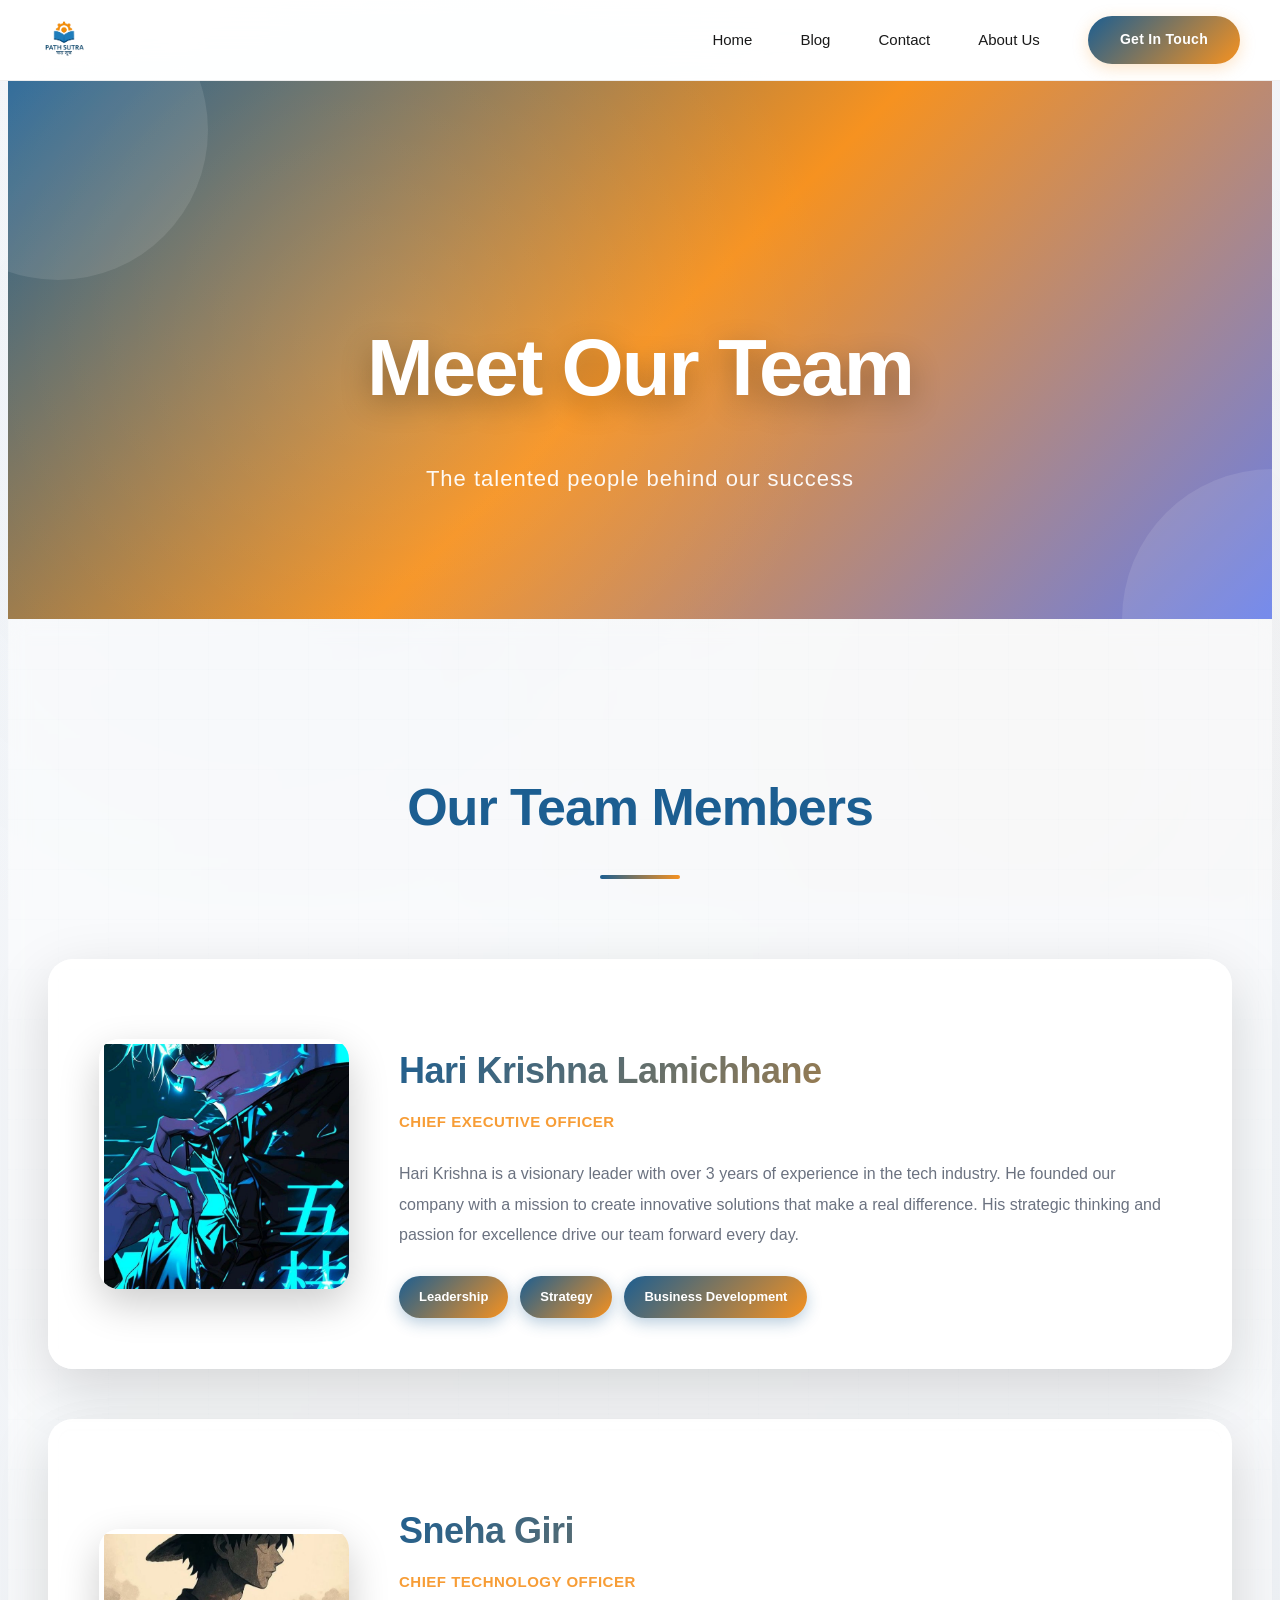
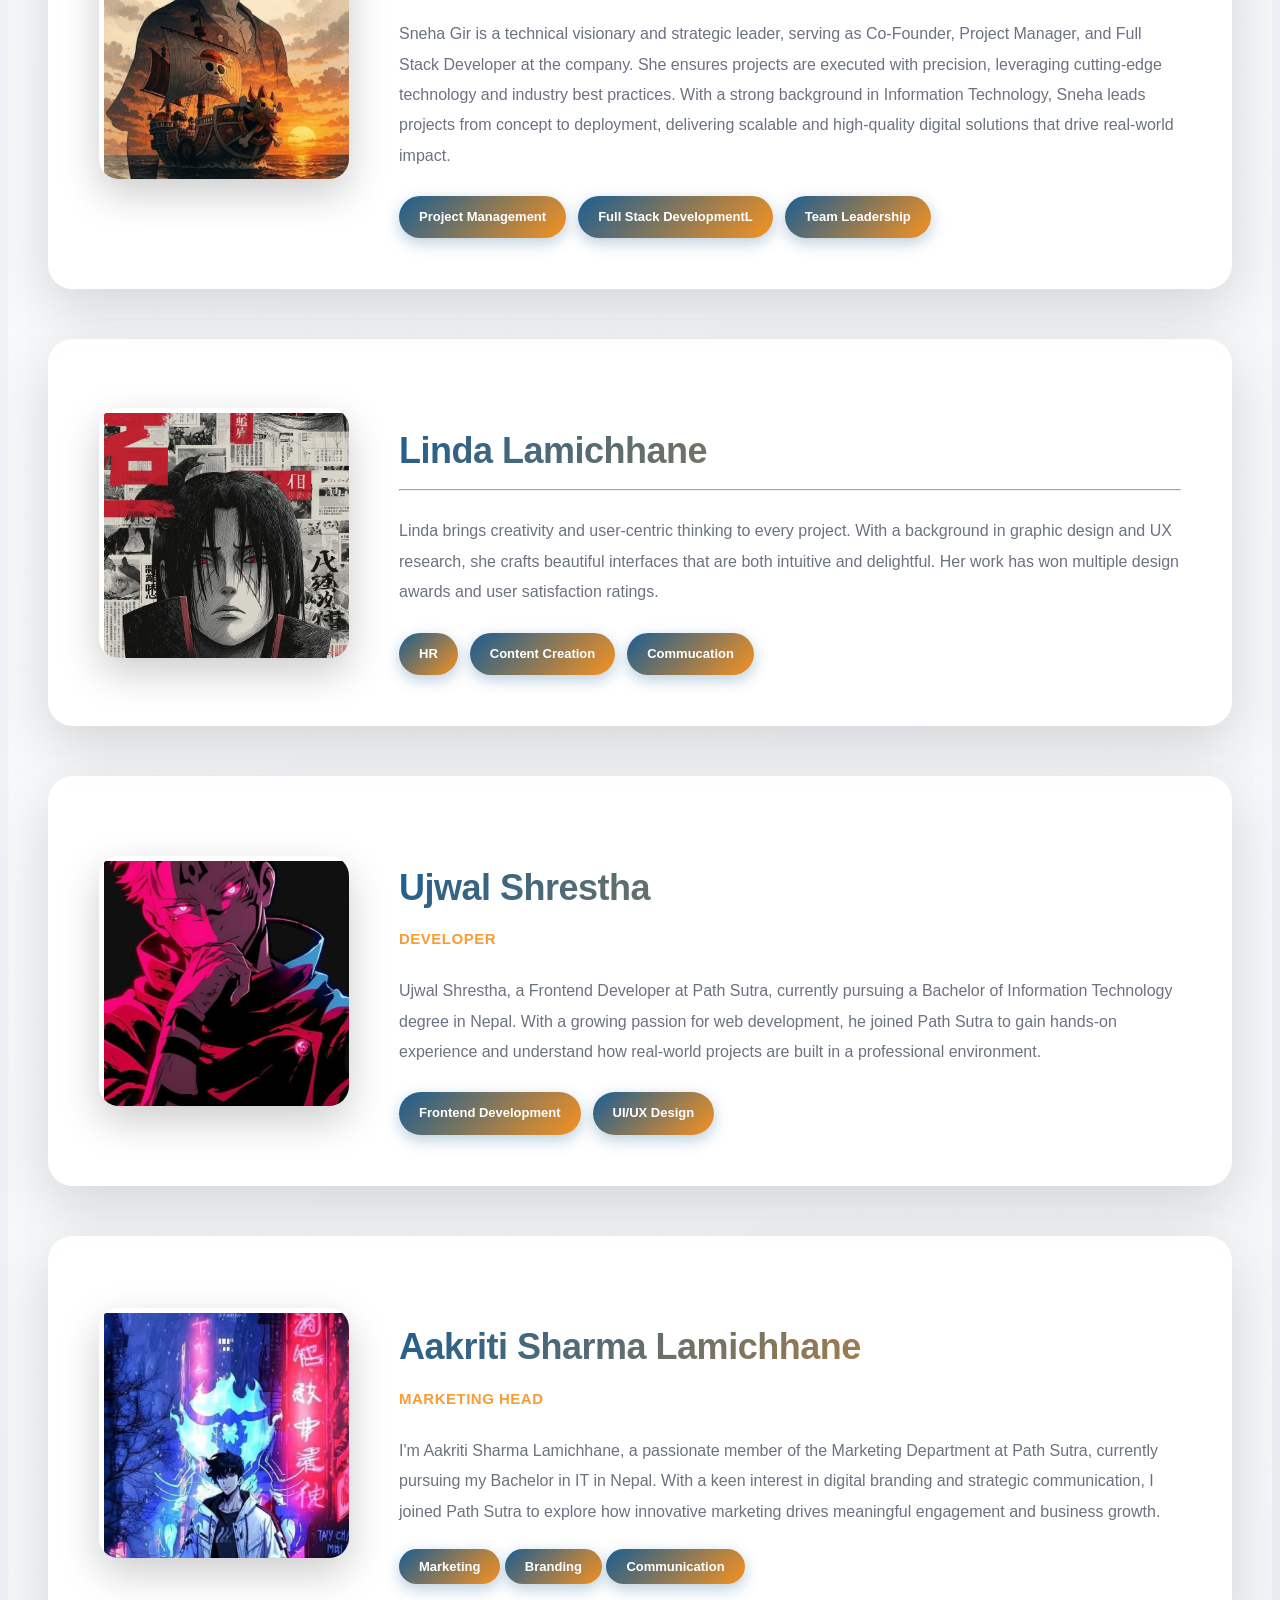
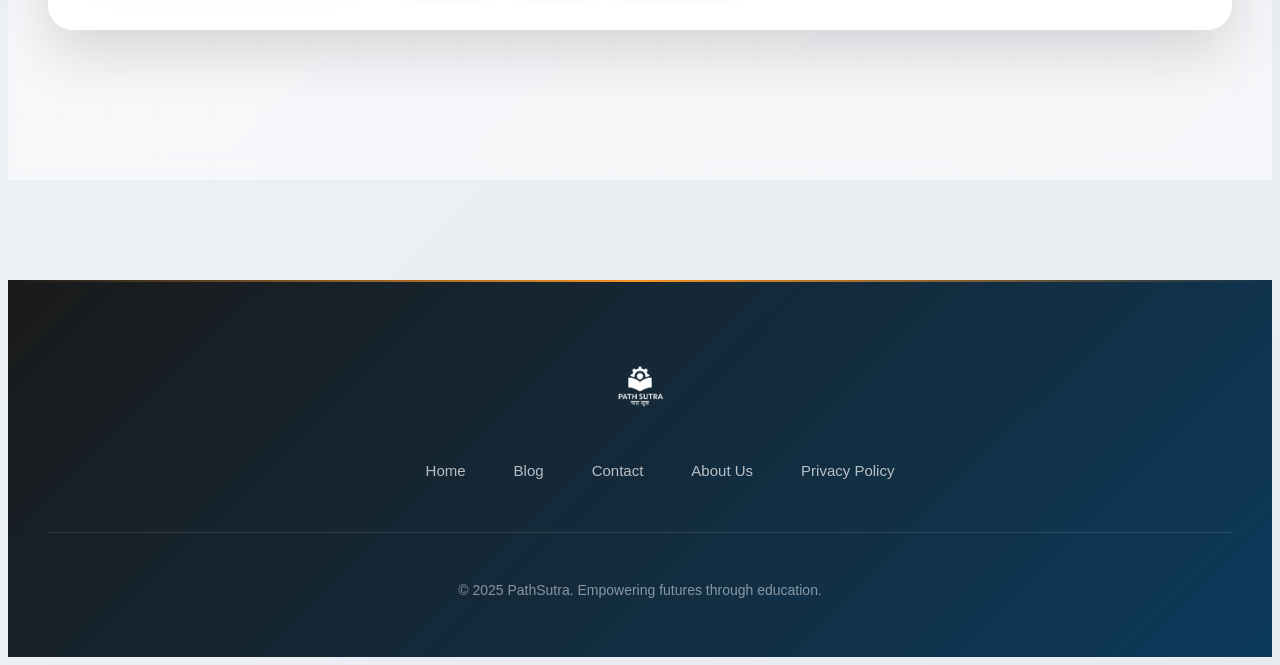
<file: about/aboutus.html>
<!DOCTYPE html>
<html lang="en">
<head>
    <meta charset="UTF-8">
    <meta name="viewport" content="width=device-width, initial-scale=1.0">
    <title>About Our Team</title> 
    <link rel="stylesheet" href="/assets/css/nav.css">
    <link rel="stylesheet" href="/assets/css/footer.css">

    <style>
        :root {
            --primary-blue: #1c5e91;
            --primary-orange: #f69220;
            --dark-blue: #0d3a5c;
            --light-bg: #fafbfc;
            --white: #ffffff;
            --text-dark: #1a1a1a;
            --text-gray: #6b7280;
            --shadow-sm: 0 2px 8px rgba(0,0,0,0.04);
            --shadow-md: 0 4px 16px rgba(0,0,0,0.08);
            --shadow-lg: 0 12px 40px rgba(0,0,0,0.12);
        }

        html {
            -webkit-text-size-adjust: 100%;
            -ms-text-size-adjust: 100%;
            scroll-behavior: smooth;
        }

        body {
            font-family: 'Inter', -apple-system, BlinkMacSystemFont, 'Segoe UI', sans-serif;
            background: linear-gradient(135deg, #f5f7fa 0%, #e8ecf1 100%);
            color: var(--text-dark);
            line-height: 1.7;
            overflow-x: hidden;
            -webkit-font-smoothing: antialiased;
            -moz-osx-font-smoothing: grayscale;
            position: relative;
        }

        /* Animated background pattern - PathSutra branded */
        body::before {
            content: '';
            position: fixed;
            top: 0;
            left: 0;
            width: 100%;
            height: 100%;
            background-image: 
                radial-gradient(circle at 20% 50%, rgba(28, 94, 145, 0.03) 0%, transparent 50%),
                radial-gradient(circle at 80% 80%, rgba(246, 146, 32, 0.03) 0%, transparent 50%),
                radial-gradient(circle at 40% 20%, rgba(28, 94, 145, 0.03) 0%, transparent 50%);
            z-index: -1;
            animation: subtleMove 20s ease-in-out infinite;
        }

        @keyframes subtleMove {
            0%, 100% { transform: translate(0, 0) scale(1); }
            33% { transform: translate(30px, -30px) scale(1.05); }
            66% { transform: translate(-20px, 20px) scale(0.95); }
        }

        /* Mobile Menu Toggle */
        .menu-toggle {
            display: none;
            flex-direction: column;
            gap: 6px;
            background: none;
            border: none;
            cursor: pointer;
            padding: 8px;
            z-index: 1001;
        }

        .menu-toggle span {
            width: 28px;
            height: 3px;
            background: var(--text-dark);
            border-radius: 3px;
            transition: all 0.3s ease;
        }

        .menu-toggle.active span:nth-child(1) {
            transform: rotate(45deg) translate(8px, 8px);
        }

        .menu-toggle.active span:nth-child(2) {
            opacity: 0;
        }

        .menu-toggle.active span:nth-child(3) {
            transform: rotate(-45deg) translate(7px, -7px);
        }

        /* Navigation */
        header {
            position: fixed;
            top: 0;
            left: 0;
            right: 0;
            background: rgba(255, 255, 255, 0.95);
            backdrop-filter: blur(20px) saturate(180%);
            border-bottom: 1px solid rgba(0,0,0,0.06);
            padding: 16px 0;
            z-index: 1000;
            transition: all 0.3s cubic-bezier(0.4, 0, 0.2, 1);
        }

        header.scrolled {
            padding: 12px 0;
            box-shadow: var(--shadow-sm);
        }

        .nav-container {
            max-width: 1400px;
            margin: 0 auto;
            padding: 0 clamp(20px, 5vw, 40px);
            display: flex;
            justify-content: space-between;
            align-items: center;
        }

        .logo img {
            height: clamp(40px, 5vw, 48px);
            transition: transform 0.3s ease;
        }

        .logo:hover img {
            transform: scale(1.05);
        }

        .navbar {
            display: flex;
            gap: clamp(24px, 4vw, 48px);
            align-items: center;
        }

        .nav-item {
            color: var(--text-dark);
            text-decoration: none;
            font-weight: 500;
            font-size: clamp(14px, 1.5vw, 15px);
            position: relative;
            transition: color 0.3s ease;
            white-space: nowrap;
        }

        .nav-item::after {
            content: '';
            position: absolute;
            bottom: -4px;
            left: 0;
            width: 0;
            height: 2px;
            background: var(--primary-orange);
            transition: width 0.3s cubic-bezier(0.4, 0, 0.2, 1);
        }

        .nav-item:hover {
            color: var(--primary-orange);
        }

        .nav-item:hover::after {
            width: 100%;
        }

        #contact-btn {
            background: linear-gradient(135deg, var(--primary-blue), var(--primary-orange));
            color: white;
            padding: clamp(10px, 1.5vw, 12px) clamp(20px, 3vw, 32px);
            border-radius: 50px;
            text-decoration: none;
            font-weight: 600;
            font-size: clamp(13px, 1.5vw, 14px);
            letter-spacing: 0.3px;
            transition: all 0.3s ease;
            box-shadow: 0 4px 16px rgba(246, 146, 32, 0.25);
            white-space: nowrap;
        }

        #contact-btn:hover {
            transform: translateY(-2px);
            box-shadow: 0 8px 24px rgba(246, 146, 32, 0.35);
        }

        /* Hero Section - PathSutra Branded */
        .hero {
            margin-top: clamp(70px, 10vw, 80px);
            padding: clamp(80px, 12vw, 180px) clamp(20px, 5vw, 40px) clamp(60px, 8vw, 100px);
            text-align: center;
            position: relative;
            background: linear-gradient(135deg, var(--primary-blue) 0%, var(--primary-orange) 50%, #667eea 100%);
            overflow: hidden;
        }

        .hero::before {
            content: '';
            position: absolute;
            top: 0;
            left: 0;
            right: 0;
            bottom: 0;
            background: radial-gradient(circle at 30% 50%, rgba(255, 255, 255, 0.1) 0%, transparent 50%);
            animation: pulse 4s ease-in-out infinite;
        }

        @keyframes pulse {
            0%, 100% { opacity: 0.5; }
            50% { opacity: 1; }
        }

        .hero-content {
            position: relative;
            z-index: 2;
        }

        .hero-decoration {
            position: absolute;
            width: 300px;
            height: 300px;
            border-radius: 50%;
            background: rgba(255, 255, 255, 0.1);
            animation: float 6s ease-in-out infinite;
            pointer-events: none;
        }

        .hero-decoration:nth-child(1) {
            top: -100px;
            left: -100px;
        }

        .hero-decoration:nth-child(2) {
            bottom: -150px;
            right: -150px;
            animation-delay: 2s;
        }

        @keyframes float {
            0%, 100% { transform: translateY(0) scale(1); }
            50% { transform: translateY(-30px) scale(1.05); }
        }

        .hero h1 {
            font-size: clamp(40px, 8vw, 80px);
            font-weight: 800;
            color: white;
            margin-bottom: clamp(16px, 2vw, 24px);
            text-shadow: 0 10px 30px rgba(0, 0, 0, 0.3);
            letter-spacing: -2px;
        }

        .hero p {
            font-size: clamp(16px, 2vw, 22px);
            color: rgba(255,255,255,0.95);
            font-weight: 300;
            letter-spacing: 1px;
        }

        /* Team Section */
        .team-details {
            padding: clamp(60px, 10vw, 100px) clamp(20px, 5vw, 40px);
            max-width: 1200px;
            margin: 0 auto;
            background: rgba(255, 255, 255, 0.5);
            backdrop-filter: blur(10px);
            position: relative;
        }

        .team-details::before {
            content: '';
            position: absolute;
            top: 0;
            left: 0;
            right: 0;
            bottom: 0;
            background-image: 
                linear-gradient(90deg, rgba(28, 94, 145, 0.02) 1px, transparent 1px),
                linear-gradient(rgba(28, 94, 145, 0.02) 1px, transparent 1px);
            background-size: 50px 50px;
            opacity: 0.5;
            z-index: 0;
        }

        .section-title {
            text-align: center;
            font-size: clamp(36px, 6vw, 52px);
            font-weight: 800;
            color: var(--primary-blue);
            margin-bottom: clamp(50px, 8vw, 80px);
            letter-spacing: -1px;
            position: relative;
            z-index: 1;
        }

        .section-title::after {
            content: '';
            display: block;
            width: 80px;
            height: 4px;
            background: linear-gradient(90deg, var(--primary-blue), var(--primary-orange));
            margin: 24px auto 0;
            border-radius: 2px;
        }

        /* Member Cards - PathSutra Branded */
        .member-card {
            background: rgba(255, 255, 255, 0.95);
            backdrop-filter: blur(10px);
            border-radius: clamp(20px, 3vw, 25px);
            padding: clamp(32px, 5vw, 50px);
            margin-bottom: clamp(40px, 6vw, 50px);
            display: grid;
            grid-template-columns: clamp(200px, 25vw, 250px) 1fr;
            gap: clamp(24px, 5vw, 50px);
            align-items: center;
            box-shadow: 0 20px 60px rgba(0, 0, 0, 0.15);
            border: 1px solid rgba(255,255,255,0.5);
            transition: all 0.4s cubic-bezier(0.175, 0.885, 0.32, 1.275);
            position: relative;
            overflow: hidden;
            cursor: pointer;
            z-index: 1;
        }

        .member-card::before {
            content: '';
            position: absolute;
            top: 0;
            left: 0;
            width: 100%;
            height: 4px;
            background: linear-gradient(90deg, var(--primary-blue), var(--primary-orange));
            transform: scaleX(0);
            transition: transform 0.4s ease;
            transform-origin: left;
        }

        .member-card::after {
            content: '';
            position: absolute;
            top: 0;
            left: 0;
            width: 100%;
            height: 100%;
            background: linear-gradient(135deg, rgba(28, 94, 145, 0.05), rgba(246, 146, 32, 0.05));
            opacity: 0;
            transition: opacity 0.4s ease;
            z-index: -1;
        }

        .member-card:hover,
        .member-card.active {
            transform: translateY(-10px) scale(1.02);
            box-shadow: 0 30px 80px rgba(28, 94, 145, 0.3);
        }

        .member-card:hover::before,
        .member-card.active::before {
            transform: scaleX(1);
        }

        .member-card:hover::after,
        .member-card.active::after {
            opacity: 1;
        }

        .member-photo-wrapper {
            position: relative;
            width: 100%;
            aspect-ratio: 1;
            border-radius: 20px;
            overflow: hidden;
            box-shadow: 0 15px 40px rgba(0, 0, 0, 0.2);
            min-width: clamp(200px, 25vw, 250px);
            flex-shrink: 0;
        }

        .photo-glow {
            position: absolute;
            top: -10px;
            left: -10px;
            right: -10px;
            bottom: -10px;
            background: linear-gradient(135deg, var(--primary-blue), var(--primary-orange));
            border-radius: 20px;
            z-index: 0;
            opacity: 0;
            transition: opacity 0.4s ease;
            filter: blur(20px);
        }

        .member-card:hover .photo-glow,
        .member-card.active .photo-glow {
            opacity: 0.6;
        }

        .member-photo {
            position: relative;
            width: 100%;
            height: 100%;
            object-fit: cover;
            z-index: 1;
            transition: all 0.4s ease;
            border: 5px solid rgba(255, 255, 255, 0.5);
            display: block;
        }

        .member-card:hover .member-photo,
        .member-card.active .member-photo {
            transform: scale(1.05) rotate(2deg);
            box-shadow: 0 20px 60px rgba(28, 94, 145, 0.4);
        }

        .member-info {
            flex: 1;
            position: relative;
            z-index: 1;
            min-width: 0;
        }

        .member-info h2 {
            font-size: clamp(24px, 3.5vw, 36px);
            font-weight: 800;
            background: linear-gradient(135deg, var(--primary-blue) 0%, var(--primary-orange) 100%);
            -webkit-background-clip: text;
            -webkit-text-fill-color: transparent;
            background-clip: text;
            letter-spacing: -0.5px;
            margin-bottom: 8px;
            word-wrap: break-word;
        }

        .role {
            color: var(--primary-orange);
            font-weight: 600;
            font-size: clamp(13px, 1.5vw, 15px);
            letter-spacing: 0.5px;
            margin-bottom: 25px;
            opacity: 0.9;
            text-transform: uppercase;
        }

        .bio {
            font-size: clamp(14px, 1.8vw, 16px);
            color: var(--text-gray);
            line-height: 1.9;
            margin-bottom: 25px;
        }

        .skills {
            display: flex;
            flex-wrap: wrap;
            gap: 12px;
            margin-top: 20px;
        }

        .skill-tag {
            background: linear-gradient(135deg, var(--primary-blue) 0%, var(--primary-orange) 100%);
            color: white;
            padding: 10px 20px;
            border-radius: 25px;
            font-size: clamp(12px, 1.5vw, 13px);
            font-weight: 600;
            border: none;
            transition: all 0.3s ease;
            cursor: pointer;
            box-shadow: 0 5px 15px rgba(28, 94, 145, 0.3);
            white-space: nowrap;
        }

        .skill-tag:hover,
        .skill-tag:active {
            transform: translateY(-3px);
            box-shadow: 0 8px 25px rgba(246, 146, 32, 0.5);
        }

        /* Footer */
        footer {
            background: linear-gradient(135deg, var(--text-dark) 0%, var(--dark-blue) 100%);
            color: white;
            padding: clamp(40px, 8vw, 80px) clamp(20px, 5vw, 40px) clamp(20px, 4vw, 40px);
            margin-top: clamp(60px, 10vw, 100px);
            position: relative;
            overflow: hidden;
        }

        footer::before {
            content: '';
            position: absolute;
            top: 0;
            left: 0;
            right: 0;
            height: 2px;
            background: linear-gradient(90deg, transparent, var(--primary-orange), transparent);
        }

        .footer-content {
            max-width: 1200px;
            margin: 0 auto;
            text-align: center;
        }

        .footer-logo {
            margin-bottom: clamp(24px, 4vw, 32px);
        }

        .footer-logo img {
            height: clamp(44px, 6vw, 56px);
            filter: brightness(0) invert(1);
        }

        .footer-links {
            display: flex;
            justify-content: center;
            gap: clamp(24px, 4vw, 48px);
            list-style: none;
            margin-bottom: clamp(32px, 5vw, 48px);
            flex-wrap: wrap;
        }

        .footer-links a {
            color: rgba(255,255,255,0.7);
            text-decoration: none;
            font-weight: 500;
            font-size: clamp(13px, 1.5vw, 15px);
            transition: color 0.3s ease;
        }

        .footer-links a:hover {
            color: var(--primary-orange);
        }

        .footer-bottom {
            padding-top: clamp(20px, 4vw, 32px);
            border-top: 1px solid rgba(255,255,255,0.1);
            color: rgba(255,255,255,0.5);
            font-size: clamp(12px, 1.5vw, 14px);
        }

        /* Scroll to Top */
        .scroll-top {
            position: fixed;
            bottom: clamp(20px, 4vw, 40px);
            right: clamp(20px, 4vw, 40px);
            width: clamp(48px, 6vw, 60px);
            height: clamp(48px, 6vw, 60px);
            background: white;
            border: none;
            border-radius: 50%;
            box-shadow: var(--shadow-lg);
            cursor: pointer;
            opacity: 0;
            visibility: hidden;
            transition: all 0.3s cubic-bezier(0.175, 0.885, 0.32, 1.275);
            z-index: 999;
            display: flex;
            align-items: center;
            justify-content: center;
            font-size: clamp(18px, 2.5vw, 20px);
            color: var(--primary-blue);
        }

        .scroll-top.show {
            opacity: 1;
            visibility: visible;
        }

        .scroll-top:hover {
            transform: translateY(-8px) scale(1.1);
            box-shadow: 0 15px 40px rgba(246, 146, 32, 0.6);
            background: var(--primary-orange);
            color: white;
        }

        /* Responsive Design */
        @media (max-width: 768px) {
            .menu-toggle {
                display: flex;
            }

            .navbar {
                position: fixed;
                top: 80px;
                left: 0;
                right: 0;
                background: rgba(255, 255, 255, 0.98);
                backdrop-filter: blur(20px);
                flex-direction: column;
                padding: 24px;
                gap: 16px;
                box-shadow: var(--shadow-lg);
                transform: translateY(-120%);
                opacity: 0;
                transition: all 0.4s cubic-bezier(0.4, 0, 0.2, 1);
                border-bottom: 1px solid rgba(0,0,0,0.06);
            }

            .navbar.active {
                transform: translateY(0);
                opacity: 1;
            }

            .nav-item {
                font-size: 16px;
                padding: 12px 0;
                width: 100%;
                text-align: center;
            }

            #contact-btn {
                width: 100%;
                text-align: center;
                padding: 14px 24px;
                font-size: 15px;
            }

            .hero-decoration {
                width: 150px;
                height: 150px;
            }

            .hero-decoration:nth-child(1) {
                top: -50px;
                left: -50px;
            }

            .hero-decoration:nth-child(2) {
                bottom: -75px;
                right: -75px;
            }

            .member-card {
                grid-template-columns: 1fr;
                text-align: center;
            }

            .member-photo-wrapper {
                max-width: 250px;
                margin: 0 auto;
            }

            .member-info h2,
            .role,
            .bio {
                text-align: center;
            }

            .skills {
                justify-content: center;
            }
        }

        @media (max-width: 480px) {
            .hero {
                padding: 60px 16px 50px;
            }

            .team-details {
                padding: 50px 16px;
            }

            .member-card {
                padding: 24px;
                border-radius: 20px;
            }

            .footer-links {
                flex-direction: column;
                gap: 16px;
            }
        }

        /* Animation for cards on scroll */
        .member-card {
            opacity: 0;
            transform: translateY(40px);
            animation: fadeInUp 0.8s cubic-bezier(0.4, 0, 0.2, 1) forwards;
        }

        .member-card:nth-child(1) { animation-delay: 0.1s; }
        .member-card:nth-child(2) { animation-delay: 0.2s; }
        .member-card:nth-child(3) { animation-delay: 0.3s; }
        .member-card:nth-child(4) { animation-delay: 0.4s; }
        .member-card:nth-child(5) { animation-delay: 0.5s; }

        @keyframes fadeInUp {
            from {
                opacity: 0;
                transform: translateY(40px);
            }
            to {
                opacity: 1;
                transform: translateY(0);
            }
        }

        /* Touch device interactions */
        @media (hover: none) and (pointer: coarse) {
            .member-card:active {
                transform: translateY(-5px) scale(1.01);
            }

            .skill-tag:active {
                transform: translateY(-2px);
            }

            .scroll-top:active {
                transform: scale(0.95);
            }
        }

        /* Reduced motion for accessibility */
        @media (prefers-reduced-motion: reduce) {
            *,
            *::before,
            *::after {
                animation-duration: 0.01ms !important;
                animation-iteration-count: 1 !important;
                transition-duration: 0.01ms !important;
                scroll-behavior: auto !important;
            }
        }
    </style>
</head>

<body>
   <!-- Navigation -->
  <header id="header">
    <div class="nav-container">
      <a href="#" class="logo">
        <img src="/assets/Picture/logo.png" alt="PathSutra"/>
      </a>
      
      <button class="menu-toggle" id="menuToggle" aria-label="Toggle menu">
        <span></span>
        <span></span>
        <span></span>
      </button>

      <nav class="navbar" id="navbar">
        <a href="/index.html" class="nav-item">Home</a>
        <a href="/blog/blog.html" class="nav-item">Blog</a>
        <a href="/contact/contact.html" class="nav-item">Contact</a>
        <a href="/about/aboutus.html" class="nav-item">About Us</a>
        <a href="#" id="contact-btn">Get In Touch</a>
      </nav>
    </div>
  </header>
    <!-- Hero Section -->
    <section class="hero">
        <div class="hero-decoration"></div>
        <div class="hero-decoration"></div>
        <div class="hero-content">
            <h1>Meet Our Team</h1>
            <p>The talented people behind our success</p>
        </div>
    </section>

    <!-- Team Details Section -->
    <section class="team-details">
        <h2 class="section-title">Our Team Members</h2>

        <div class="member-card" data-member="sarah">
            <div class="member-photo-wrapper">
                <div class="photo-glow"></div>
                <img src="/assets/Picture/download (1).jpg" alt="Hari Krishna Lamichhane" class="member-photo">
            </div>
            <div class="member-info">
                <h2>Hari Krishna Lamichhane</h2>
                <div class="role">Chief Executive Officer</div>
                <div class="bio">
                    Hari Krishna is a visionary leader with over 3 years of experience in the tech industry. He founded our company with a mission to create innovative solutions that make a real difference. His strategic thinking and passion for excellence drive our team forward every day.
                </div>
                <div class="skills">
                    <span class="skill-tag">Leadership</span>
                    <span class="skill-tag">Strategy</span>
                    <span class="skill-tag">Business Development</span>
                </div>
            </div>
        </div>

        <div class="member-card" data-member="michael">
            <div class="member-photo-wrapper">
                <div class="photo-glow"></div>
                <img src="/assets/Picture/download (2).jpg" alt="Sneha Giri" class="member-photo">
            </div>
            <div class="member-info">
                <h2>Sneha Giri</h2>
                <div class="role">Chief Technology Officer</div>
                <div class="bio">
                     Sneha Gir is a technical visionary and strategic leader, serving as Co-Founder, Project Manager, and Full Stack Developer at the company. She ensures projects are executed with precision, leveraging cutting-edge technology and industry best practices. With a strong background in Information Technology, Sneha leads projects from concept to deployment, delivering scalable and high-quality digital solutions that drive real-world impact.
                </div>
                <div class="skills">
                    <span class="skill-tag"> Project Management </span>
                    <span class="skill-tag">Full Stack DevelopmentL</span>
                    <span class="skill-tag"> Team Leadership </span>
                </div>
            </div>
        </div>

        <div class="member-card" data-member="emily">
            <div class="member-photo-wrapper">
                <div class="photo-glow"></div>
                <img src="/assets/Picture/download (3).jpg" alt="Linda Lamichhane" class="member-photo">
            </div>
            <div class="member-info">
                <h2>Linda Lamichhane</h2>
                <div class="role"><HR></HR></div>
                <div class="bio">
                    Linda brings creativity and user-centric thinking to every project. With a background in graphic design and UX research, she crafts beautiful interfaces that are both intuitive and delightful. Her work has won multiple design awards and user satisfaction ratings.
                </div>
                <div class="skills">
                    <span class="skill-tag">HR</span>
                    <span class="skill-tag">Content Creation</span>
                    <span class="skill-tag">Commucation</span>
                </div>
            </div>
        </div>

        <div class="member-card" data-member="david">
            <div class="member-photo-wrapper">
                <div class="photo-glow"></div>
                <img src="/assets/Picture/download.jpg" alt="Ujwal Shrestha" class="member-photo">
            </div>
            <div class="member-info">
                <h2>Ujwal Shrestha</h2>
                <div class="role">Developer</div>
                <div class="bio">
                Ujwal Shrestha, a Frontend Developer at Path Sutra, currently pursuing a Bachelor of Information Technology degree in Nepal. With a growing passion for web development, he joined Path Sutra to gain hands-on experience and understand how real-world projects are built in a professional environment.
                </div>
                <div class="skills">
                    <span class="skill-tag">Frontend Development</span>
                    <span class="skill-tag">UI/UX Design</span>
                </div>
            </div>
        </div>

        <div class="member-card" data-member="jessica">
            <div class="member-photo-wrapper">
                <div class="photo-glow"></div>
                <img src="/assets/Picture/Season 3!!!!!!.jpg" alt="Aakriti Sharma Lamichhane" class="member-photo">
            </div>
            <div class="member-info">
                <h2>Aakriti Sharma Lamichhane</h2>
                <div class="role">Marketing Head</div>
                <div class="bio">
                    I'm Aakriti Sharma Lamichhane, a passionate member of the Marketing Department at Path Sutra,
                     currently pursuing my Bachelor in IT in Nepal. With a keen interest in digital branding and strategic communication, I joined Path Sutra to explore how innovative marketing drives meaningful engagement and business growth.
                   
                </div>
                 <span class="skill-tag">Marketing</span>
                    <span class="skill-tag">Branding</span>
                    <span class="skill-tag">Communication</span>
            </div>
        </div>
    </section>

    <!-- New Footer -->
    <footer>
      <div class="footer-content">
        <div class="footer-logo">
          <img src="/assets/Picture/logo.png" alt="PathSutra"/>
        </div>
        <ul class="footer-links">
          <li><a href="index.html">Home</a></li>
          <li><a href="/blog/blog.html">Blog</a></li>
          <li><a href="/contact/contact.html">Contact</a></li>
          <li><a href="/about/aboutus.html">About Us</a></li>
          <li><a href="#">Privacy Policy</a></li>
        </ul>
        <div class="footer-bottom">
          <p>&copy; 2025 PathSutra. Empowering futures through education.</p>
        </div>
      </div>
    </footer>

    <!-- Scroll to Top -->
    <button class="scroll-top" id="scrollTop">↑</button>

    <script>
        // Mobile Menu Toggle
        const menuToggle = document.getElementById('menuToggle');
        const navLinks = document.getElementById('navLinks');

        menuToggle.addEventListener('click', () => {
            menuToggle.classList.toggle('active');
            navLinks.classList.toggle('active');
        });

        // Close mobile menu when clicking a link
        const navItems = navLinks.querySelectorAll('a');
        navItems.forEach(item => {
            item.addEventListener('click', () => {
                menuToggle.classList.remove('active');
                navLinks.classList.remove('active');
            });
        });

        // Close mobile menu when clicking outside
        document.addEventListener('click', (e) => {
            if (!menuToggle.contains(e.target) && !navLinks.contains(e.target)) {
                menuToggle.classList.remove('active');
                navLinks.classList.remove('active');
            }
        });

        // Scroll to Top Button
        const scrollTopBtn = document.getElementById('scrollTopBtn');

        window.addEventListener('scroll', () => {
            if (window.pageYOffset > 300) {
                scrollTopBtn.classList.add('visible');
            } else {
                scrollTopBtn.classList.remove('visible');
            }
        });

        scrollTopBtn.addEventListener('click', () => {
            window.scrollTo({
                top: 0,
                behavior: 'smooth'
            });
        });

        // Interactive member cards - tap to highlight on mobile
        const memberCards = document.querySelectorAll('.member-card');
        
        memberCards.forEach(card => {
            card.addEventListener('click', function(e) {
                // Remove active class from all cards
                memberCards.forEach(c => c.classList.remove('active'));
                // Add active class to clicked card
                this.classList.add('active');
                
                // Remove active class after 3 seconds
                setTimeout(() => {
                    this.classList.remove('active');
                }, 3000);
            });
        });

        // Smooth scroll for navigation links
        document.querySelectorAll('a[href^="#"]').forEach(anchor => {
            anchor.addEventListener('click', function (e) {
                e.preventDefault();
                const target = document.querySelector(this.getAttribute('href'));
                if (target) {
                    target.scrollIntoView({
                        behavior: 'smooth',
                        block: 'start'
                    });
                }
            });
        });

        // Add touch feedback for skill tags
        const skillTags = document.querySelectorAll('.skill-tag');
        skillTags.forEach(tag => {
            tag.addEventListener('click', function() {
                this.style.transform = 'scale(0.95)';
                setTimeout(() => {
                    this.style.transform = '';
                }, 200);
            });
        });

        // Intersection Observer for fade-in animations
        const observerOptions = {
            threshold: 0.1,
            rootMargin: '0px 0px -50px 0px'
        };

        const observer = new IntersectionObserver((entries) => {
            entries.forEach(entry => {
                if (entry.isIntersecting) {
                    entry.target.style.opacity = '1';
                    entry.target.style.transform = 'translateY(0)';
                }
            });
        }, observerOptions);

        // Observe member cards for scroll animations
        memberCards.forEach(card => {
            card.style.opacity = '0';
            card.style.transform = 'translateY(30px)';
            card.style.transition = 'opacity 0.6s ease, transform 0.6s ease';
            observer.observe(card);
        });
        const scrollBtn = document.getElementById('scroll-top');

        scrollBtn.addEventListener('click', () => {
          window.scrollTo({ top: 0, behavior: 'smooth' });
        });

        // Optional: show/hide button when page scrolls
        window.addEventListener('scroll', () => {
          if (window.scrollY > 300) {
            scrollBtn.style.display = 'block';
          } else {
            scrollBtn.style.display = 'none';
          }
        });

    </script>

</body>
</html>
</file>
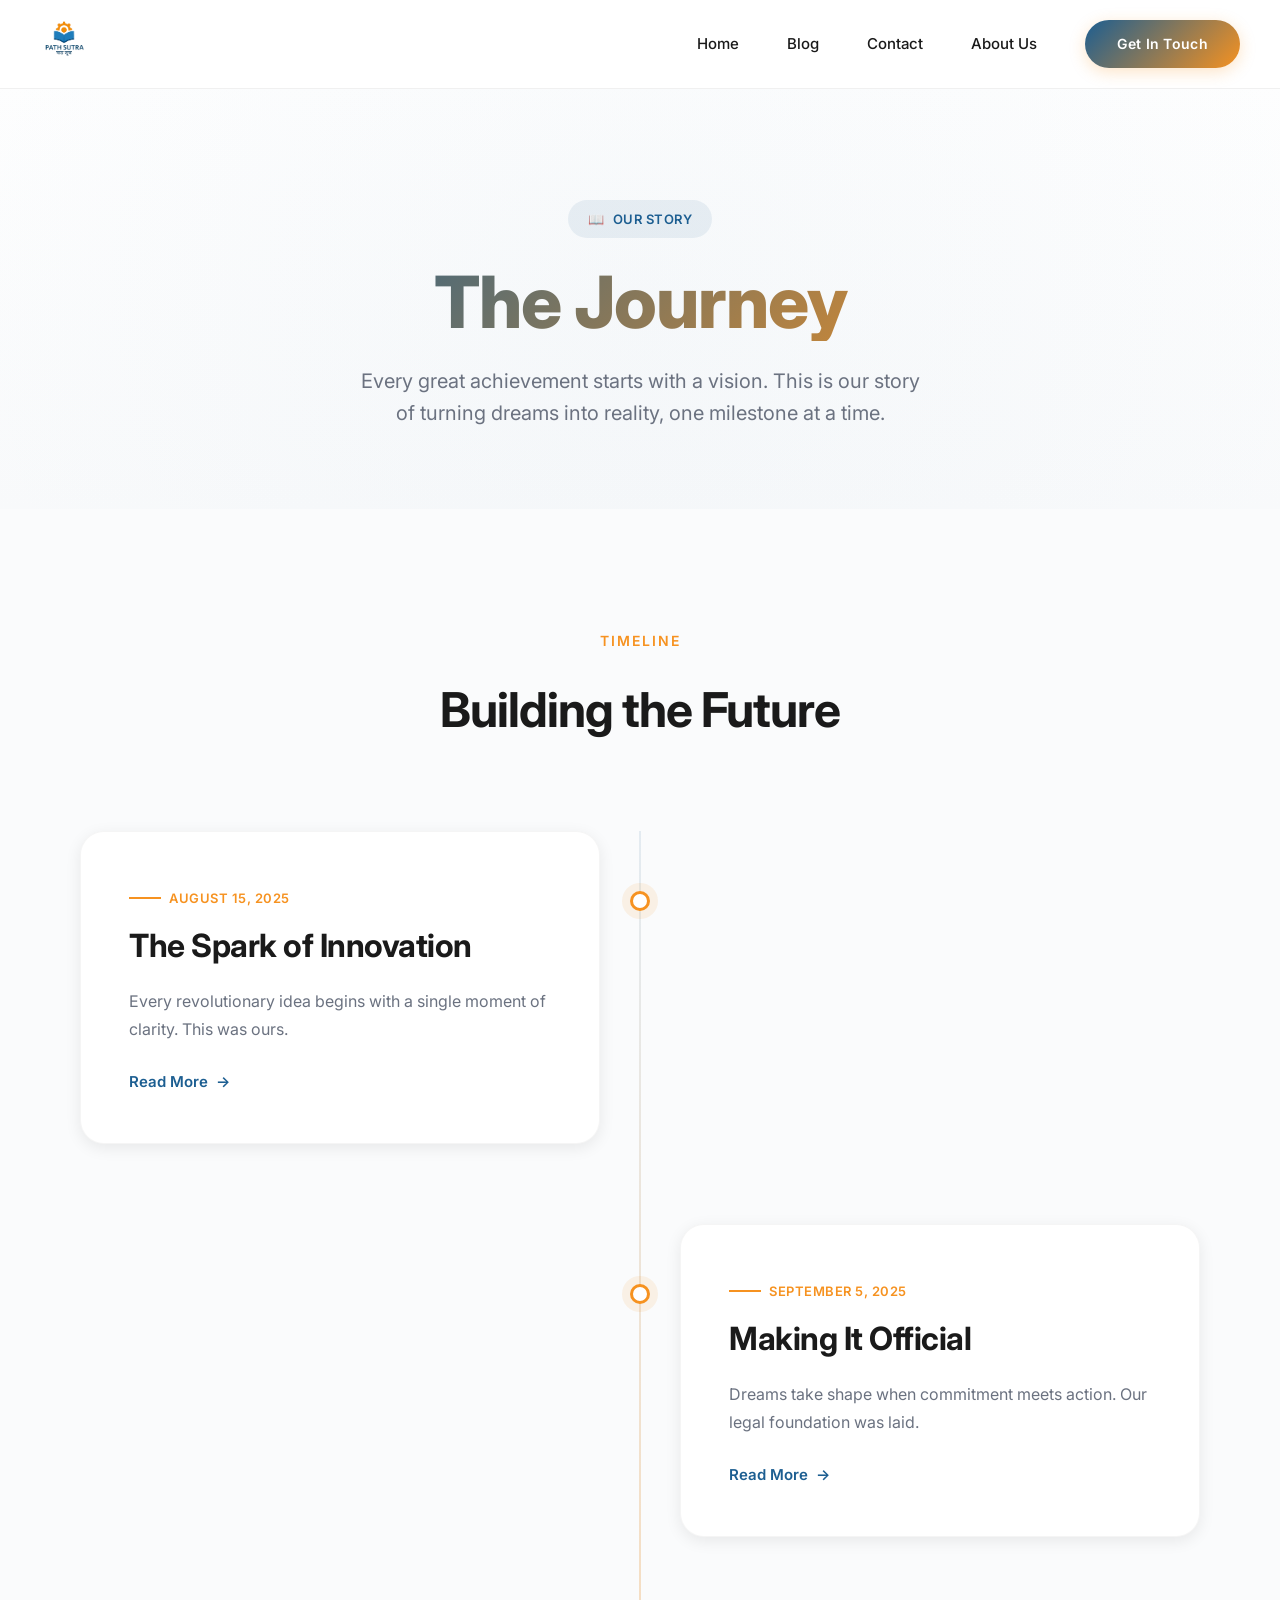
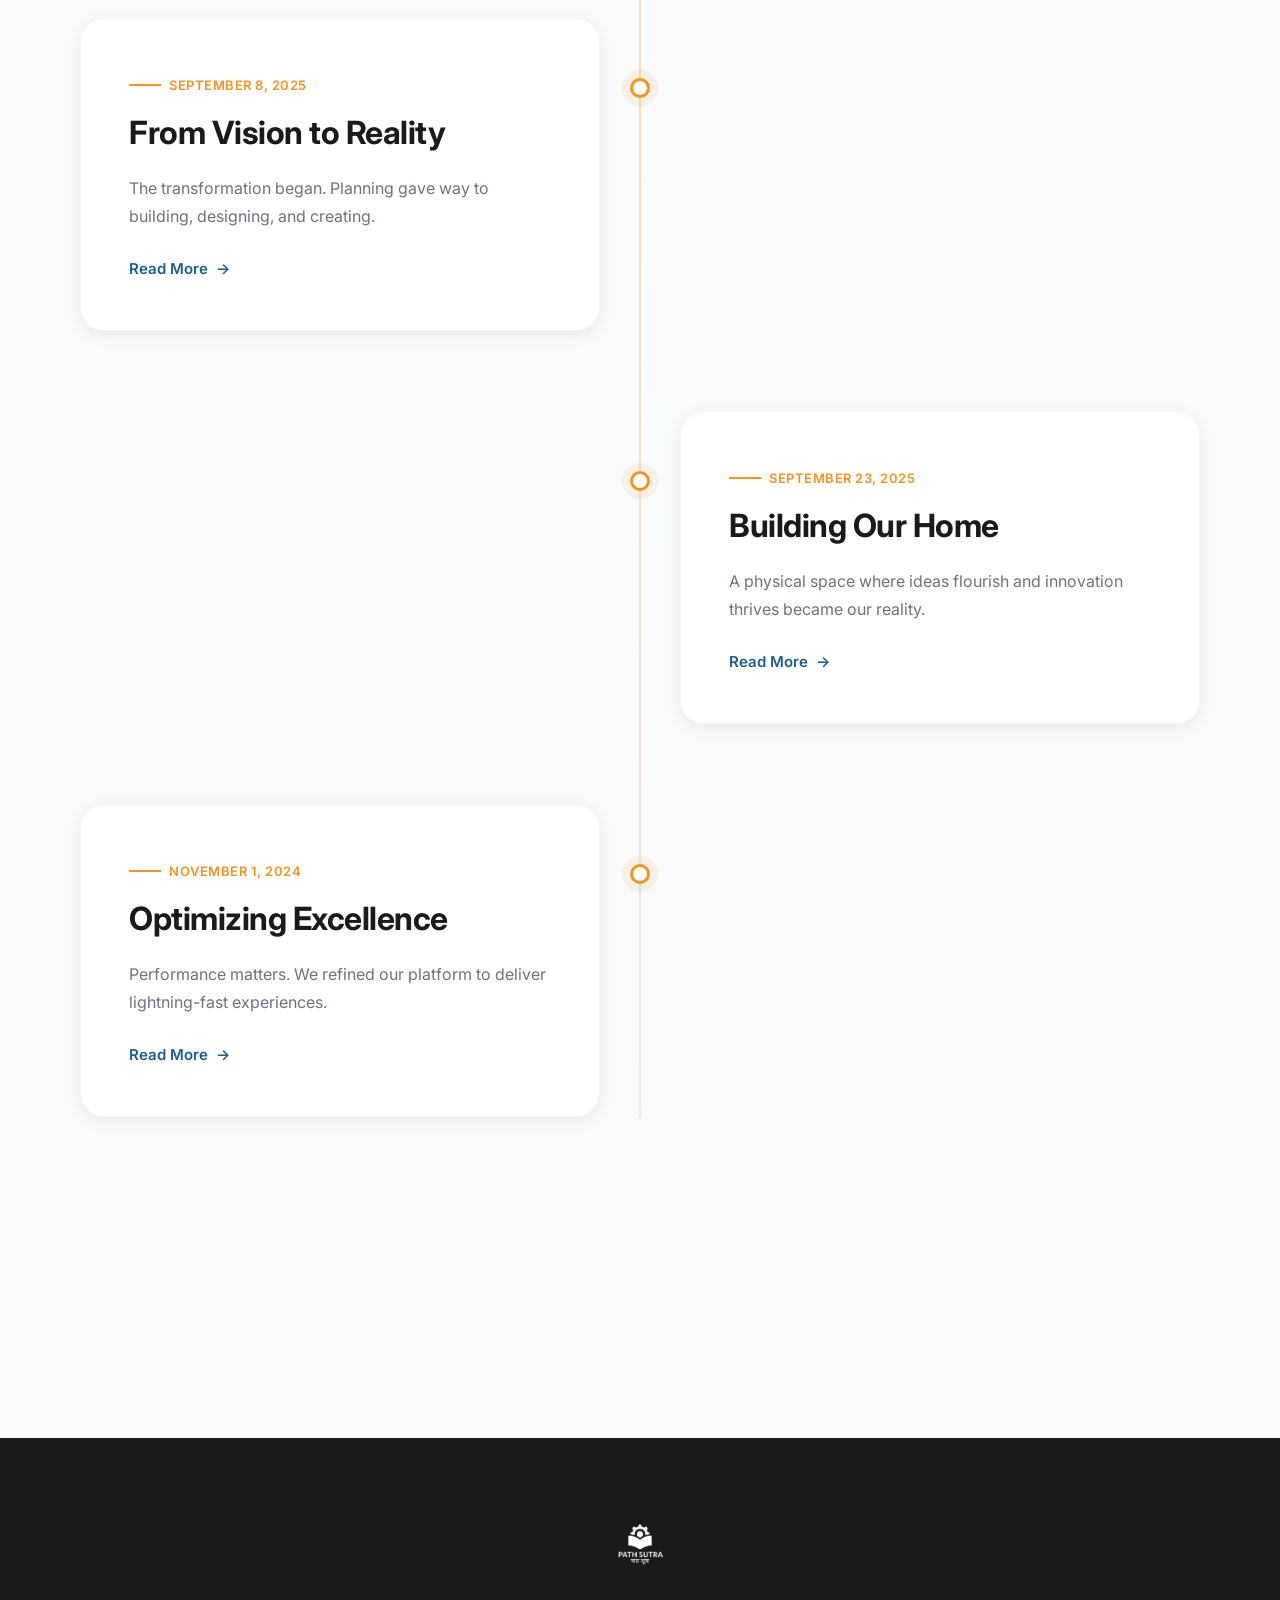
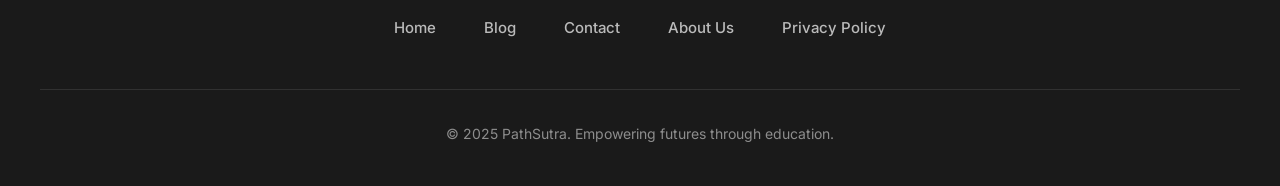
<file: blog/blog.html>
<!DOCTYPE html>
<html lang="en">
<head>
  <meta charset="UTF-8">
  <meta name="viewport" content="width=device-width, initial-scale=1.0">
  <title>PathSutra Blog - Journey Through Innovation</title>
  <style>
    @import url('https://fonts.googleapis.com/css2?family=Inter:wght@300;400;500;600;700;800&display=swap');
    
    * {
      margin: 0;
      padding: 0;
      box-sizing: border-box;
    }

    :root {
      --primary-blue: #1c5e91;
      --primary-orange: #f69220;
      --dark-blue: #0d3a5c;
      --light-bg: #fafbfc;
      --white: #ffffff;
      --text-dark: #1a1a1a;
      --text-gray: #6b7280;
      --shadow-sm: 0 2px 8px rgba(0,0,0,0.04);
      --shadow-md: 0 4px 16px rgba(0,0,0,0.08);
      --shadow-lg: 0 12px 40px rgba(0,0,0,0.12);
    }

    body {
      font-family: 'Inter', -apple-system, BlinkMacSystemFont, sans-serif;
      background: var(--light-bg);
      color: var(--text-dark);
      line-height: 1.7;
      overflow-x: hidden;
      -webkit-font-smoothing: antialiased;
      -moz-osx-font-smoothing: grayscale;
    }

    /* Mobile Menu Toggle */
    .menu-toggle {
      display: none;
      flex-direction: column;
      gap: 6px;
      background: none;
      border: none;
      cursor: pointer;
      padding: 8px;
      z-index: 1001;
    }

    .menu-toggle span {
      width: 28px;
      height: 3px;
      background: var(--text-dark);
      border-radius: 3px;
      transition: all 0.3s ease;
    }

    .menu-toggle.active span:nth-child(1) {
      transform: rotate(45deg) translate(8px, 8px);
    }

    .menu-toggle.active span:nth-child(2) {
      opacity: 0;
    }

    .menu-toggle.active span:nth-child(3) {
      transform: rotate(-45deg) translate(7px, -7px);
    }

    /* Elegant Navigation */
    header {
      position: fixed;
      top: 0;
      left: 0;
      right: 0;
      background: rgba(255, 255, 255, 0.95);
      backdrop-filter: blur(20px) saturate(180%);
      border-bottom: 1px solid rgba(0,0,0,0.06);
      padding: 16px 0;
      z-index: 1000;
      transition: all 0.3s cubic-bezier(0.4, 0, 0.2, 1);
    }

    header.scrolled {
      padding: 12px 0;
      box-shadow: var(--shadow-sm);
    }

    .nav-container {
      max-width: 1400px;
      margin: 0 auto;
      padding: 0 clamp(20px, 5vw, 40px);
      display: flex;
      justify-content: space-between;
      align-items: center;
    }

    .logo img {
      height: clamp(40px, 5vw, 48px);
      transition: transform 0.3s ease;
    }

    .logo:hover img {
      transform: scale(1.05);
    }

    .navbar {
      display: flex;
      gap: clamp(24px, 4vw, 48px);
      align-items: center;
    }

    .nav-item {
      color: var(--text-dark);
      text-decoration: none;
      font-weight: 500;
      font-size: clamp(14px, 1.5vw, 15px);
      position: relative;
      transition: color 0.3s ease;
      white-space: nowrap;
    }

    .nav-item::after {
      content: '';
      position: absolute;
      bottom: -4px;
      left: 0;
      width: 0;
      height: 2px;
      background: var(--primary-orange);
      transition: width 0.3s cubic-bezier(0.4, 0, 0.2, 1);
    }

    .nav-item:hover {
      color: var(--primary-orange);
    }

    .nav-item:hover::after {
      width: 100%;
    }

    #contact-btn {
      background: linear-gradient(135deg, var(--primary-blue), var(--primary-orange));
      color: white;
      padding: clamp(10px, 1.5vw, 12px) clamp(20px, 3vw, 32px);
      border-radius: 50px;
      text-decoration: none;
      font-weight: 600;
      font-size: clamp(13px, 1.5vw, 14px);
      letter-spacing: 0.3px;
      transition: all 0.3s ease;
      box-shadow: 0 4px 16px rgba(246, 146, 32, 0.25);
      white-space: nowrap;
    }

    #contact-btn:hover {
      transform: translateY(-2px);
      box-shadow: 0 8px 24px rgba(246, 146, 32, 0.35);
    }

    /* Hero Section - Fully Responsive */
    .hero {
      margin-top: clamp(70px, 10vw, 80px);
      padding: clamp(60px, 12vw, 120px) clamp(20px, 5vw, 40px) clamp(40px, 8vw, 80px);
      text-align: center;
      position: relative;
      background: linear-gradient(180deg, #ffffff 0%, #fafbfc 100%);
      overflow: hidden;
    }

    .hero::before {
      content: '';
      position: absolute;
      top: -50%;
      left: -50%;
      width: 200%;
      height: 200%;
      background: radial-gradient(circle at center, rgba(28, 94, 145, 0.03) 0%, transparent 70%);
      animation: heroFloat 30s ease-in-out infinite;
    }

    @keyframes heroFloat {
      0%, 100% { transform: translate(0, 0); }
      50% { transform: translate(30px, 30px); }
    }

    .hero-content {
      max-width: 900px;
      margin: 0 auto;
      position: relative;
      z-index: 1;
    }

    .hero-badge {
      display: inline-flex;
      align-items: center;
      gap: 8px;
      background: rgba(28, 94, 145, 0.08);
      color: var(--primary-blue);
      padding: clamp(6px, 1vw, 8px) clamp(16px, 2vw, 20px);
      border-radius: 50px;
      font-size: clamp(11px, 1.5vw, 13px);
      font-weight: 600;
      margin-bottom: clamp(16px, 3vw, 24px);
      letter-spacing: 0.5px;
    }

    .hero h1 {
      font-size: clamp(36px, 8vw, 72px);
      font-weight: 800;
      margin-bottom: clamp(16px, 3vw, 24px);
      background: linear-gradient(135deg, var(--primary-blue) 0%, var(--primary-orange) 100%);
      -webkit-background-clip: text;
      -webkit-text-fill-color: transparent;
      background-clip: text;
      line-height: 1.1;
      letter-spacing: clamp(-1px, -0.2vw, -2px);
    }

    .hero p {
      font-size: clamp(16px, 2vw, 20px);
      color: var(--text-gray);
      font-weight: 400;
      max-width: 600px;
      margin: 0 auto;
      line-height: 1.6;
      padding: 0 20px;
    }

    /* Timeline Section - Ultra Responsive */
    .timeline-section {
      padding: clamp(60px, 10vw, 120px) clamp(20px, 5vw, 40px);
      max-width: 1200px;
      margin: 0 auto;
      position: relative;
    }

    .section-header {
      text-align: center;
      margin-bottom: clamp(40px, 8vw, 80px);
    }

    .section-subtitle {
      color: var(--primary-orange);
      font-weight: 600;
      font-size: clamp(12px, 1.5vw, 14px);
      letter-spacing: 2px;
      text-transform: uppercase;
      margin-bottom: clamp(12px, 2vw, 16px);
    }

    .section-title {
      font-size: clamp(32px, 5vw, 48px);
      font-weight: 700;
      color: var(--text-dark);
      letter-spacing: -1px;
    }

    /* Modern Timeline - Adaptive */
    .timeline {
      position: relative;
    }

    .timeline::before {
      content: '';
      position: absolute;
      left: 50%;
      top: 0;
      bottom: 0;
      width: 2px;
      background: linear-gradient(180deg, 
        rgba(28, 94, 145, 0.1) 0%, 
        rgba(246, 146, 32, 0.3) 50%, 
        rgba(28, 94, 145, 0.1) 100%);
      transform: translateX(-50%);
    }

    .timeline-item {
      position: relative;
      margin-bottom: clamp(40px, 8vw, 80px);
      display: grid;
      grid-template-columns: 1fr 1fr;
      gap: clamp(40px, 8vw, 80px);
      align-items: center;
      opacity: 0;
      animation: fadeInUp 0.8s cubic-bezier(0.4, 0, 0.2, 1) forwards;
    }

    .timeline-item:nth-child(1) { animation-delay: 0.1s; }
    .timeline-item:nth-child(2) { animation-delay: 0.2s; }
    .timeline-item:nth-child(3) { animation-delay: 0.3s; }
    .timeline-item:nth-child(4) { animation-delay: 0.4s; }
    .timeline-item:nth-child(5) { animation-delay: 0.5s; }

    @keyframes fadeInUp {
      from {
        opacity: 0;
        transform: translateY(40px);
      }
      to {
        opacity: 1;
        transform: translateY(0);
      }
    }

    .timeline-item.left .content-card {
      grid-column: 1;
    }

    .timeline-item.right {
      direction: rtl;
    }

    .timeline-item.right .content-card {
      direction: ltr;
    }

    /* Timeline Dot */
    .timeline-dot {
      position: absolute;
      left: 50%;
      top: clamp(40px, 8vw, 60px);
      transform: translateX(-50%);
      width: clamp(16px, 2vw, 20px);
      height: clamp(16px, 2vw, 20px);
      background: white;
      border: 3px solid var(--primary-orange);
      border-radius: 50%;
      z-index: 10;
      box-shadow: 0 0 0 8px rgba(246, 146, 32, 0.1);
      transition: all 0.3s ease;
    }

    .timeline-item:hover .timeline-dot {
      transform: translateX(-50%) scale(1.3);
      box-shadow: 0 0 0 12px rgba(246, 146, 32, 0.15);
    }

    /* Premium Card Design - Fully Responsive */
    .content-card {
      background: white;
      border-radius: clamp(16px, 3vw, 24px);
      padding: clamp(24px, 5vw, 48px);
      cursor: pointer;
      transition: all 0.4s cubic-bezier(0.4, 0, 0.2, 1);
      box-shadow: var(--shadow-md);
      border: 1px solid rgba(0,0,0,0.04);
      position: relative;
      overflow: hidden;
    }

    .content-card::before {
      content: '';
      position: absolute;
      top: 0;
      left: 0;
      width: 100%;
      height: 4px;
      background: linear-gradient(90deg, var(--primary-blue), var(--primary-orange));
      transform: scaleX(0);
      transition: transform 0.4s cubic-bezier(0.4, 0, 0.2, 1);
      transform-origin: left;
    }

    .content-card:hover {
      transform: translateY(-8px);
      box-shadow: var(--shadow-lg);
      border-color: rgba(246, 146, 32, 0.2);
    }

    .content-card:hover::before {
      transform: scaleX(1);
    }

    .card-date {
      display: inline-flex;
      align-items: center;
      gap: clamp(6px, 1vw, 8px);
      color: var(--primary-orange);
      font-weight: 600;
      font-size: clamp(11px, 1.5vw, 13px);
      letter-spacing: 0.5px;
      margin-bottom: clamp(12px, 2vw, 16px);
      text-transform: uppercase;
      flex-wrap: wrap;
    }

    .card-date::before {
      content: '';
      width: clamp(24px, 4vw, 32px);
      height: 2px;
      background: var(--primary-orange);
      flex-shrink: 0;
    }

    .content-card h3 {
      font-size: clamp(20px, 3.5vw, 32px);
      font-weight: 700;
      color: var(--text-dark);
      margin-bottom: clamp(12px, 2vw, 20px);
      letter-spacing: -0.5px;
      line-height: 1.3;
    }

    .preview {
      font-size: clamp(14px, 1.8vw, 16px);
      color: var(--text-gray);
      line-height: 1.8;
      margin-bottom: clamp(16px, 3vw, 24px);
    }

    .full-content {
      font-size: clamp(14px, 1.8vw, 16px);
      color: var(--text-gray);
      line-height: 1.8;
      margin-top: clamp(16px, 3vw, 24px);
      padding-top: clamp(16px, 3vw, 24px);
      border-top: 1px solid rgba(0,0,0,0.06);
    }

    .read-more {
      display: inline-flex;
      align-items: center;
      gap: 8px;
      color: var(--primary-blue);
      font-weight: 600;
      font-size: clamp(13px, 1.8vw, 15px);
      cursor: pointer;
      transition: all 0.3s ease;
    }

    .read-more::after {
      content: '→';
      transition: transform 0.3s ease;
    }

    .read-more:hover {
      color: var(--primary-orange);
      gap: 12px;
    }

    .read-more:hover::after {
      transform: translateX(4px);
    }

    .hidden {
      display: none;
    }

    .show {
      display: block !important;
      animation: fadeIn 0.4s ease;
    }

    @keyframes fadeIn {
      from { opacity: 0; }
      to { opacity: 1; }
    }

    /* Footer - Clean & Modern */
    footer {
      background: var(--text-dark);
      color: white;
      padding: clamp(40px, 8vw, 80px) clamp(20px, 5vw, 40px) clamp(20px, 4vw, 40px);
      margin-top: clamp(60px, 10vw, 120px);
    }

    .footer-content {
      max-width: 1200px;
      margin: 0 auto;
      text-align: center;
    }

    .footer-logo {
      margin-bottom: clamp(24px, 4vw, 32px);
    }

    .footer-logo img {
      height: clamp(44px, 6vw, 56px);
      filter: brightness(0) invert(1);
    }

    .footer-links {
      display: flex;
      justify-content: center;
      gap: clamp(24px, 4vw, 48px);
      list-style: none;
      margin-bottom: clamp(32px, 5vw, 48px);
      flex-wrap: wrap;
    }

    .footer-links a {
      color: rgba(255,255,255,0.7);
      text-decoration: none;
      font-weight: 500;
      font-size: clamp(13px, 1.5vw, 15px);
      transition: color 0.3s ease;
    }

    .footer-links a:hover {
      color: var(--primary-orange);
    }

    .footer-bottom {
      padding-top: clamp(20px, 4vw, 32px);
      border-top: 1px solid rgba(255,255,255,0.1);
      color: rgba(255,255,255,0.5);
      font-size: clamp(12px, 1.5vw, 14px);
    }

    /* Scroll to Top - Elegant */
    .scroll-top {
      position: fixed;
      bottom: clamp(20px, 4vw, 40px);
      right: clamp(20px, 4vw, 40px);
      width: clamp(48px, 6vw, 56px);
      height: clamp(48px, 6vw, 56px);
      background: white;
      border: none;
      border-radius: 50%;
      box-shadow: var(--shadow-lg);
      cursor: pointer;
      opacity: 0;
      visibility: hidden;
      transition: all 0.3s cubic-bezier(0.4, 0, 0.2, 1);
      z-index: 999;
      display: flex;
      align-items: center;
      justify-content: center;
      font-size: clamp(18px, 2.5vw, 20px);
      color: var(--primary-blue);
    }

    .scroll-top.show {
      opacity: 1;
      visibility: visible;
    }

    .scroll-top:hover {
      transform: translateY(-4px);
      box-shadow: 0 16px 48px rgba(0,0,0,0.16);
      background: var(--primary-orange);
      color: white;
    }

    /* TABLET BREAKPOINT (768px - 1024px) */
    @media (max-width: 1024px) and (min-width: 769px) {
      .nav-container {
        padding: 0 30px;
      }

      .navbar {
        gap: 32px;
      }

      .timeline-item {
        gap: 50px;
      }

      .content-card {
        padding: 36px;
      }
    }

    /* MOBILE & TABLET PORTRAIT (<= 768px) */
    @media (max-width: 768px) {
      .menu-toggle {
        display: flex;
      }

      .navbar {
        position: fixed;
        top: 80px;
        left: 0;
        right: 0;
        background: rgba(255, 255, 255, 0.98);
        backdrop-filter: blur(20px);
        flex-direction: column;
        padding: 24px;
        gap: 16px;
        box-shadow: var(--shadow-lg);
        transform: translateY(-120%);
        opacity: 0;
        transition: all 0.4s cubic-bezier(0.4, 0, 0.2, 1);
        border-bottom: 1px solid rgba(0,0,0,0.06);
      }

      .navbar.active {
        transform: translateY(0);
        opacity: 1;
      }

      .nav-item {
        font-size: 16px;
        padding: 12px 0;
        width: 100%;
        text-align: center;
      }

      #contact-btn {
        width: 100%;
        text-align: center;
        padding: 14px 24px;
        font-size: 15px;
      }

      .timeline::before {
        left: 20px;
        transform: none;
      }

      .timeline-item {
        grid-template-columns: 1fr;
        padding-left: 50px;
        gap: 0;
      }

      .timeline-item.right {
        direction: ltr;
      }

      .timeline-dot {
        left: 20px;
        transform: translateX(-50%);
        top: 40px;
      }

      .timeline-item:hover .timeline-dot {
        transform: translateX(-50%) scale(1.2);
      }

      .content-card {
        padding: 28px;
      }

      .content-card h3 {
        font-size: 22px;
      }
    }

    /* SMALL MOBILE (<= 480px) */
    @media (max-width: 480px) {
      .hero {
        padding: 50px 16px 40px;
      }

      .hero h1 {
        font-size: 32px;
        letter-spacing: -0.5px;
      }

      .hero p {
        font-size: 15px;
        padding: 0 10px;
      }

      .timeline-section {
        padding: 50px 16px;
      }

      .section-title {
        font-size: 28px;
      }

      .timeline-item {
        padding-left: 40px;
        margin-bottom: 36px;
      }

      .timeline::before {
        left: 16px;
      }

      .timeline-dot {
        left: 16px;
        width: 14px;
        height: 14px;
        top: 35px;
      }

      .content-card {
        padding: 20px;
        border-radius: 16px;
      }

      .content-card h3 {
        font-size: 19px;
        margin-bottom: 10px;
      }

      .card-date {
        font-size: 10px;
        margin-bottom: 10px;
      }

      .preview, .full-content {
        font-size: 14px;
        margin-bottom: 16px;
      }

      .read-more {
        font-size: 13px;
      }

      .footer-links {
        flex-direction: column;
        gap: 16px;
      }

      .scroll-top {
        width: 44px;
        height: 44px;
        bottom: 16px;
        right: 16px;
      }
    }

    /* LARGE DESKTOP (> 1400px) */
    @media (min-width: 1400px) {
      .hero h1 {
        font-size: 80px;
      }

      .section-title {
        font-size: 52px;
      }

      .content-card h3 {
        font-size: 34px;
      }
    }
  </style>
</head>
<body>
  <!-- Navigation -->
  <header id="header">
    <div class="nav-container">
      <a href="#" class="logo">
        <img src="/assets/Picture/logo.png" alt="PathSutra"/>
      </a>
      
      <button class="menu-toggle" id="menuToggle" aria-label="Toggle menu">
        <span></span>
        <span></span>
        <span></span>
      </button>

      <nav class="navbar" id="navbar">
        <a href="/index.html" class="nav-item">Home</a>
        <a href="/blog/blog.html" class="nav-item">Blog</a>
        <a href="/contact/contact.html" class="nav-item">Contact</a>
        <a href="/about/about.html" class="nav-item">About Us</a>
        <a href="#" id="contact-btn">Get In Touch</a>
      </nav>
    </div>
  </header>

  <!-- Hero Section -->
  <section class="hero">
    <div class="hero-content">
      <div class="hero-badge">
        <span>📖</span>
        <span>OUR STORY</span>
      </div>
      <h1>The Journey</h1>
      <p>Every great achievement starts with a vision. This is our story of turning dreams into reality, one milestone at a time.</p>
    </div>
  </section>

  <!-- Timeline Section -->
  <section class="timeline-section">
    <div class="section-header">
      <div class="section-subtitle">Timeline</div>
      <h2 class="section-title">Building the Future</h2>
    </div>

    <div class="timeline">
      <!-- Milestone 1 -->
      <div class="timeline-item left">
        <div class="timeline-dot"></div>
        <div class="content-card">
          <div class="card-date">August 15, 2025</div>
          <h3>The Spark of Innovation</h3>
          <p class="preview">Every revolutionary idea begins with a single moment of clarity. This was ours.</p>
          <div class="full-content hidden">
            <p>On August 15, 2025, PathSutra was born from a deep desire to transform education and career guidance. Through countless brainstorming sessions, late-night discussions, and extensive research, we identified a critical gap in how students navigate their educational journey. This wasn't just an idea—it was a calling to make a real difference in young lives.</p>
          </div>
          <span class="read-more">Read More</span>
        </div>
      </div>

      <!-- Milestone 2 -->
      <div class="timeline-item right">
        <div class="timeline-dot"></div>
        <div class="content-card">
          <div class="card-date">September 5, 2025</div>
          <h3>Making It Official</h3>
          <p class="preview">Dreams take shape when commitment meets action. Our legal foundation was laid.</p>
          <div class="full-content hidden">
            <p>September 5, 2025 marked our official entry into the business world. Completing the legal registration wasn't just paperwork—it was a declaration of our commitment to building something lasting and meaningful. With our entity officially recognized, we could now operate with full confidence, transparency, and accountability to our future users and partners.</p>
          </div>
          <span class="read-more">Read More</span>
        </div>
      </div>

      <!-- Milestone 3 -->
      <div class="timeline-item left">
        <div class="timeline-dot"></div>
        <div class="content-card">
          <div class="card-date">September 8, 2025</div>
          <h3>From Vision to Reality</h3>
          <p class="preview">The transformation began. Planning gave way to building, designing, and creating.</p>
          <div class="full-content hidden">
            <p>On September 8th, we rolled up our sleeves and got to work. The first lines of code were written, the first designs were sketched, and the first workflows were established. This was the pivotal moment where abstract concepts became tangible products. Our team synchronized, roles were defined, and the engine of creation roared to life.</p>
          </div>
          <span class="read-more">Read More</span>
        </div>
      </div>

      <!-- Milestone 4 -->
      <div class="timeline-item right">
        <div class="timeline-dot"></div>
        <div class="content-card">
          <div class="card-date">September 23, 2025</div>
          <h3>Building Our Home</h3>
          <p class="preview">A physical space where ideas flourish and innovation thrives became our reality.</p>
          <div class="full-content hidden">
            <p>September 23rd brought a sense of permanence to our journey. Setting up our office wasn't just about desks and chairs—it was about creating an environment that fosters creativity, collaboration, and growth. Every corner was designed to inspire, every space optimized for productivity. This became our launchpad for the incredible things to come.</p>
          </div>
          <span class="read-more">Read More</span>
        </div>
      </div>

      <!-- Milestone 5 -->
      <div class="timeline-item left">
        <div class="timeline-dot"></div>
        <div class="content-card">
          <div class="card-date">November 1, 2024</div>
          <h3>Optimizing Excellence</h3>
          <p class="preview">Performance matters. We refined our platform to deliver lightning-fast experiences.</p>
          <div class="full-content hidden">
            <p>In our pursuit of excellence, we implemented advanced performance optimization techniques including lazy loading, intelligent caching strategies, code splitting, and comprehensive monitoring. Every millisecond counts when it comes to user experience, and we're committed to delivering the fastest, most responsive platform possible for our users.</p>
          </div>
          <span class="read-more">Read More</span>
        </div>
      </div>
    </div>
  </section>

  <!-- Footer -->
  <footer>
    <div class="footer-content">
      <div class="footer-logo">
        <img src="/assets/Picture/logo.png" alt="PathSutra"/>
      </div>
      <ul class="footer-links">
        <li><a href="index.html">Home</a></li>
        <li><a href="/blog/blog.html">Blog</a></li>
        <li><a href="/contact/contact.html">Contact</a></li>
        <li><a href="/about/aboutus.html">About Us</a></li>
        <li><a href="#">Privacy Policy</a></li>
      </ul>
      <div class="footer-bottom">
        <p>&copy; 2025 PathSutra. Empowering futures through education.</p>
      </div>
    </div>
  </footer>

  <!-- Scroll to Top -->
  <button class="scroll-top" id="scrollTop">↑</button>

  <script>
    // Mobile Menu Toggle
    const menuToggle = document.getElementById('menuToggle');
    const navbar = document.getElementById('navbar');
    
    menuToggle.addEventListener('click', () => {
      menuToggle.classList.toggle('active');
      navbar.classList.toggle('active');
    });

    // Close menu when clicking nav items
    document.querySelectorAll('.nav-item, #contact-btn').forEach(item => {
      item.addEventListener('click', () => {
        menuToggle.classList.remove('active');
        navbar.classList.remove('active');
      });
    });

    // Close menu when clicking outside
    document.addEventListener('click', (e) => {
      if (!menuToggle.contains(e.target) && !navbar.contains(e.target)) {
        menuToggle.classList.remove('active');
        navbar.classList.remove('active');
      }
    });

    // Header scroll effect
    const header = document.getElementById('header');
    let lastScroll = 0;
    
    window.addEventListener('scroll', () => {
      const currentScroll = window.scrollY;
      
      if (currentScroll > 50) {
        header.classList.add('scrolled');
      } else {
        header.classList.remove('scrolled');
      }
      
      lastScroll = currentScroll;
    });

    // Card toggle functionality with smooth scroll
    document.querySelectorAll('.content-card').forEach(card => {
      card.addEventListener('click', function(e) {
        // Prevent toggle if clicking on a link
        if (e.target.tagName === 'A') return;
        
        const fullContent = this.querySelector('.full-content');
        const preview = this.querySelector('.preview');
        const readMore = this.querySelector('.read-more');
        const wasHidden = fullContent.classList.contains('hidden');

        if (wasHidden) {
          fullContent.classList.remove('hidden');
          fullContent.classList.add('show');
          preview.classList.add('hidden');
          readMore.textContent = 'Read Less';
          
          // Smooth scroll to card on mobile
          if (window.innerWidth <= 768) {
            setTimeout(() => {
              this.scrollIntoView({ behavior: 'smooth', block: 'nearest' });
            }, 100);
          }
        } else {
          fullContent.classList.add('hidden');
          fullContent.classList.remove('show');
          preview.classList.remove('hidden');
          readMore.textContent = 'Read More';
        }
      });
    });

    // Scroll to top functionality
    const scrollTopBtn = document.getElementById('scrollTop');
    
    window.addEventListener('scroll', () => {
      if (window.scrollY > 400) {
        scrollTopBtn.classList.add('show');
      } else {
        scrollTopBtn.classList.remove('show');
      }
    });

    scrollTopBtn.addEventListener('click', () => {
      window.scrollTo({ 
        top: 0, 
        behavior: 'smooth' 
      });
    });

    // Add touch feedback for mobile
    if ('ontouchstart' in window) {
      document.querySelectorAll('.content-card, .nav-item, #contact-btn, .scroll-top').forEach(el => {
        el.addEventListener('touchstart', function() {
          this.style.transform = 'scale(0.98)';
        });
        el.addEventListener('touchend', function() {
          this.style.transform = '';
        });
      });
    }

    // Optimize animations for reduced motion preference
    if (window.matchMedia('(prefers-reduced-motion: reduce)').matches) {
      document.querySelectorAll('.timeline-item').forEach(item => {
        item.style.animation = 'none';
        item.style.opacity = '1';
      });
    }

    // Lazy load optimization for better performance
    if ('IntersectionObserver' in window) {
      const observerOptions = {
        root: null,
        rootMargin: '50px',
        threshold: 0.1
      };

      const observer = new IntersectionObserver((entries) => {
        entries.forEach(entry => {
          if (entry.isIntersecting) {
            entry.target.style.willChange = 'transform, opacity';
            observer.unobserve(entry.target);
          }
        });
      }, observerOptions);

      document.querySelectorAll('.timeline-item').forEach(item => {
        observer.observe(item);
      });
    }

    // Add keyboard navigation support
    document.addEventListener('keydown', (e) => {
      // ESC to close mobile menu
      if (e.key === 'Escape' && navbar.classList.contains('active')) {
        menuToggle.classList.remove('active');
        navbar.classList.remove('active');
      }
      
      // Space or Enter to toggle cards when focused
      if ((e.key === ' ' || e.key === 'Enter') && e.target.classList.contains('content-card')) {
        e.preventDefault();
        e.target.click();
      }
    });

    // Performance: Debounce scroll events
    function debounce(func, wait) {
      let timeout;
      return function executedFunction(...args) {
        const later = () => {
          clearTimeout(timeout);
          func(...args);
        };
        clearTimeout(timeout);
        timeout = setTimeout(later, wait);
      };
    }

    // Optimize scroll performance
    const optimizedScroll = debounce(() => {
      // Any additional scroll-based features can go here
    }, 100);

    window.addEventListener('scroll', optimizedScroll, { passive: true });
  </script>
</body>
</html>
</file>
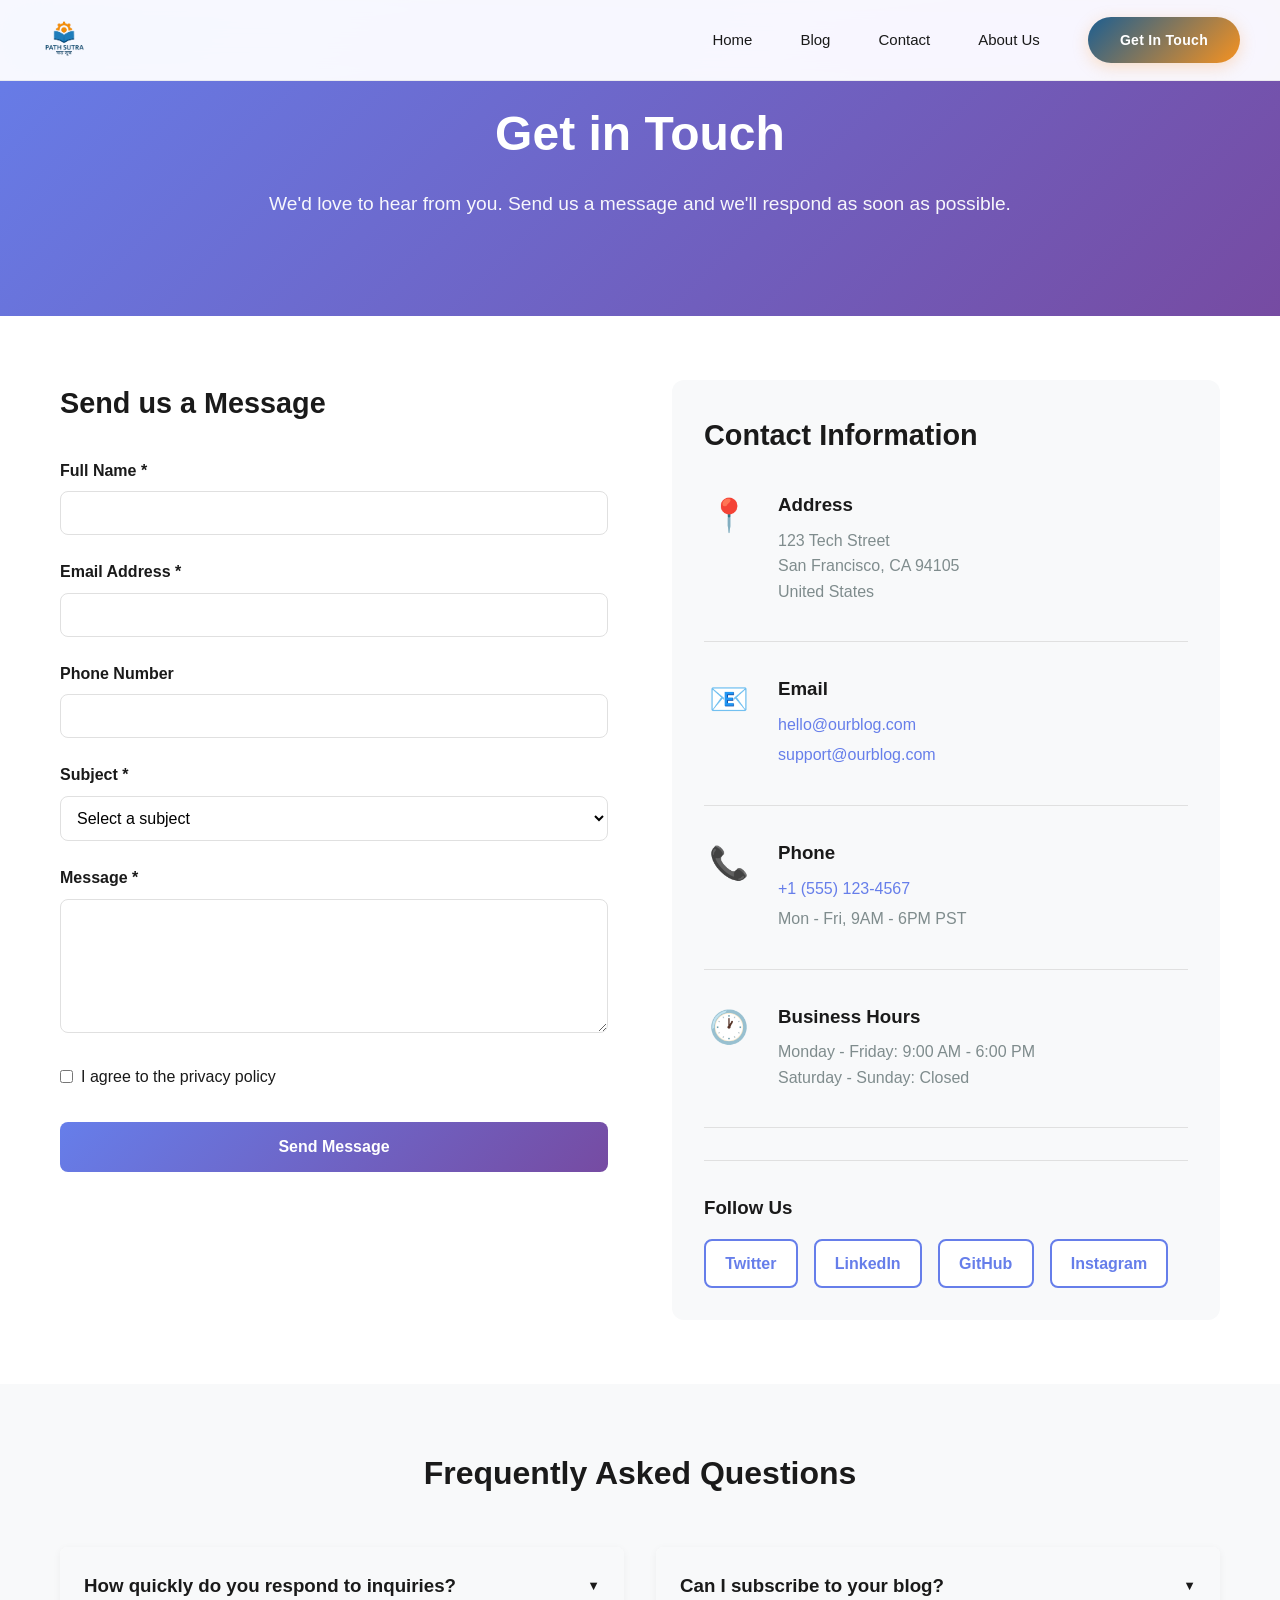
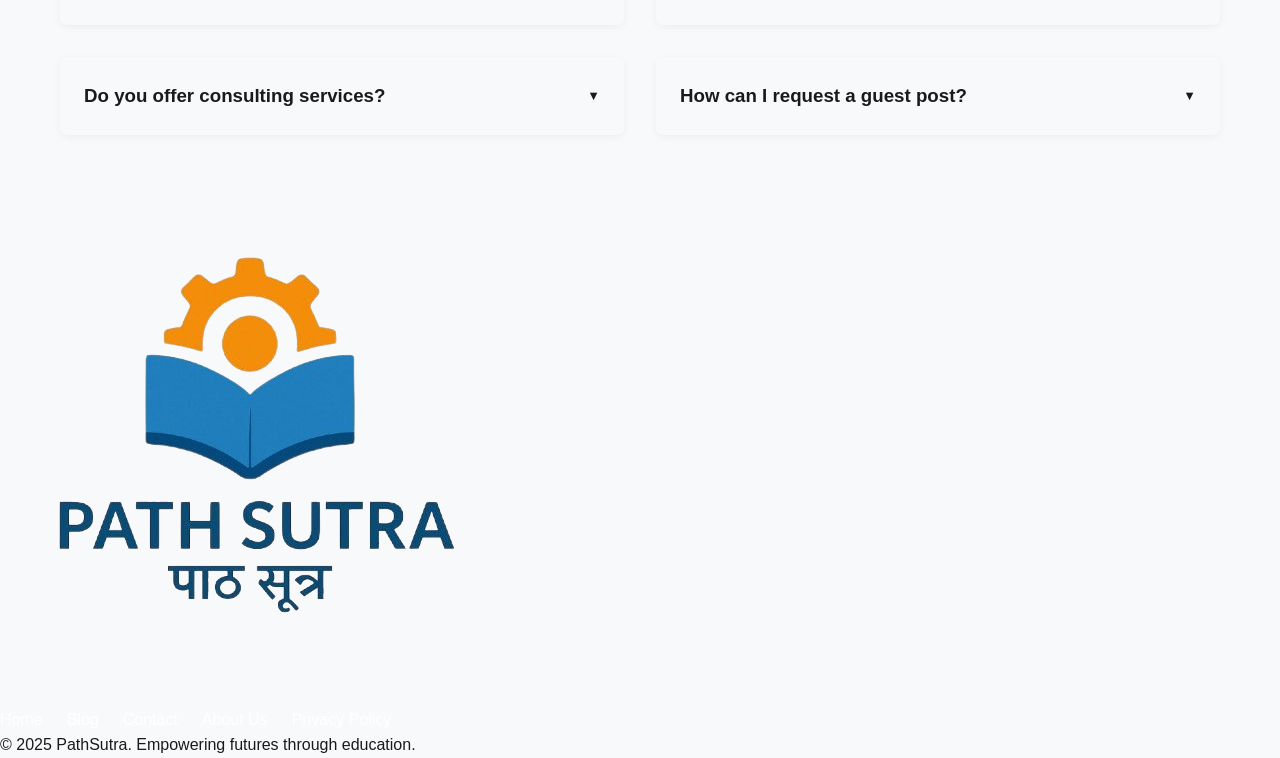
<file: contact/contact.html>
<!DOCTYPE html>
<html lang="en">
<head>
    <meta charset="UTF-8">
    <meta name="viewport" content="width=device-width, initial-scale=1.0">
    <title>Contact Us - Get in Touch</title>
    <link rel="stylesheet" href="/contact/contact.css">
    <link rel="stylesheet" href="/assets/css/nav.css">
    <link rel="stylesheet" href="/assets/css/footer.css">
</head>
<body>
  <!-- Navigation -->
  <header id="header">
    <div class="nav-container">
      <a href="#" class="logo">
        <img src="/assets/Picture/logo.png" alt="PathSutra"/>
      </a>
      
      <button class="menu-toggle" id="menuToggle" aria-label="Toggle menu">
        <span></span>
        <span></span>
        <span></span>
      </button>

      <nav class="navbar" id="navbar">
        <a href="index.html" class="nav-item">Home</a>
        <a href="/blog/blog.html" class="nav-item">Blog</a>
        <a href="/contact/contact.html" class="nav-item">Contact</a>
        <a href="/about/aboutus.html" class="nav-item">About Us</a>
        <a href="#" id="contact-btn">Get In Touch</a>
      </nav>
    </div>
  </header>

    <!-- Hero Section -->
    <section class="hero-section">
        <div class="container">
            <h1>Get in Touch</h1>
            <p>We'd love to hear from you. Send us a message and we'll respond as soon as possible.</p>
        </div>
    </section>

    <!-- Contact Section -->
    <section id="contact-form" class="contact-section">
        <div class="container">
            <div class="contact-wrapper">
                <!-- Contact Form -->
                <div class="form-container">
                    <h2>Send us a Message</h2>
                    <form id="contactForm">
                        <div class="form-group">
                            <label for="name">Full Name *</label>
                            <input type="text" id="name" name="name" required>
                        </div>

                        <div class="form-group">
                            <label for="email">Email Address *</label>
                            <input type="email" id="email" name="email" required>
                        </div>

                        <div class="form-group">
                            <label for="phone">Phone Number</label>
                            <input type="tel" id="phone" name="phone">
                        </div>

                        <div class="form-group">
                            <label for="subject">Subject *</label>
                            <select id="subject" name="subject" required>
                                <option value="">Select a subject</option>
                                <option value="general">General Inquiry</option>
                                <option value="partnership">Partnership</option>
                                <option value="feedback">Feedback</option>
                                <option value="support">Support</option>
                                <option value="other">Other</option>
                            </select>
                        </div>

                        <div class="form-group">
                            <label for="message">Message *</label>
                            <textarea id="message" name="message" rows="6" required></textarea>
                        </div>

                        <div class="form-group checkbox">
                            <input type="checkbox" id="privacy" name="privacy" required>
                            <label for="privacy">I agree to the privacy policy</label>
                        </div>

                        <button type="submit" class="submit-btn">Send Message</button>
                        <div id="formStatus" class="form-status"></div>
                    </form>
                </div>

                <!-- Contact Information -->
                <div class="info-container">
                    <h2>Contact Information</h2>
                    
                    <div class="info-box">
                        <div class="info-icon">📍</div>
                        <div class="info-content">
                            <h3>Address</h3>
                            <p>123 Tech Street<br>San Francisco, CA 94105<br>United States</p>
                        </div>
                    </div>

                    <div class="info-box">
                        <div class="info-icon">📧</div>
                        <div class="info-content">
                            <h3>Email</h3>
                            <p><a href="mailto:hello@ourblog.com">hello@ourblog.com</a></p>
                            <p><a href="mailto:support@ourblog.com">support@ourblog.com</a></p>
                        </div>
                    </div>

                    <div class="info-box">
                        <div class="info-icon">📞</div>
                        <div class="info-content">
                            <h3>Phone</h3>
                            <p><a href="tel:+1-555-123-4567">+1 (555) 123-4567</a></p>
                            <p>Mon - Fri, 9AM - 6PM PST</p>
                        </div>
                    </div>

                    <div class="info-box">
                        <div class="info-icon">🕐</div>
                        <div class="info-content">
                            <h3>Business Hours</h3>
                            <p>Monday - Friday: 9:00 AM - 6:00 PM<br>Saturday - Sunday: Closed</p>
                        </div>
                    </div>

                    <div class="social-section">
                        <h3>Follow Us</h3>
                        <div class="social-links">
                            <a href="#" class="social-icon">Twitter</a>
                            <a href="#" class="social-icon">LinkedIn</a>
                            <a href="#" class="social-icon">GitHub</a>
                            <a href="#" class="social-icon">Instagram</a>
                        </div>
                    </div>
                </div>
            </div>
        </div>
    </section>

    <!-- FAQ Section -->
    <section class="faq-section">
        <div class="container">
            <h2>Frequently Asked Questions</h2>
            <div class="faq-grid">
                <div class="faq-item">
                    <h3 onclick="toggleFAQ(this)">How quickly do you respond to inquiries?</h3>
                    <div class="faq-content hidden">
                        <p>We typically respond to all inquiries within 24 business hours. During weekends and holidays, responses may take a bit longer.</p>
                    </div>
                </div>

                <div class="faq-item">
                    <h3 onclick="toggleFAQ(this)">Can I subscribe to your blog?</h3>
                    <div class="faq-content hidden">
                        <p>Yes! Fill out the contact form with your inquiry, and we'll add you to our mailing list to receive updates about new blog posts.</p>
                    </div>
                </div>

                <div class="faq-item">
                    <h3 onclick="toggleFAQ(this)">Do you offer consulting services?</h3>
                    <div class="faq-content hidden">
                        <p>We may be available for consulting on select projects. Please reach out with details about your needs, and we'll discuss possibilities.</p>
                    </div>
                </div>

                <div class="faq-item">
                    <h3 onclick="toggleFAQ(this)">How can I request a guest post?</h3>
                    <div class="faq-content hidden">
                        <p>We'd love to feature guest posts! Contact us with your article idea, and our editorial team will review it. Please include a brief bio and your writing sample.</p>
                    </div>
                </div>
            </div>
        </div>
    </section>

   <footer>
    <div class="footer-content">
      <div class="footer-logo">
        <img src="/assets/Picture/logo.png" alt="PathSutra"/>
      </div>
      <ul class="footer-links">
        <li><a href="/index.html">Home</a></li>
        <li><a href="/blog/blog.html">Blog</a></li>
        <li><a href="/contact/contact.html">Contact</a></li>
        <li><a href="/about/aboutus.html">About Us</a></li>
        <li><a href="#">Privacy Policy</a></li>
      </ul>
      <div class="footer-bottom">
        <p>&copy; 2025 PathSutra. Empowering futures through education.</p>
      </div>
    </div>
  </footer>

  <!-- Scroll to Top -->
  <button class="scroll-top" id="scrollTop">↑</button>

  <script>
    // Mobile Menu Toggle
    const menuToggle = document.getElementById('menuToggle');
    const navbar = document.getElementById('navbar');
    
    menuToggle.addEventListener('click', () => {
      menuToggle.classList.toggle('active');
      navbar.classList.toggle('active');
    });


    // Header scroll effect
    const header = document.getElementById('header');
    let lastScroll = 0;
    
    window.addEventListener('scroll', () => {
      const currentScroll = window.scrollY;
      
      if (currentScroll > 50) {
        header.classList.add('scrolled');
      } else {
        header.classList.remove('scrolled');
      }
      
      lastScroll = currentScroll;
    });

         

    // Scroll to top functionality
    const scrollTopBtn = document.getElementById('scrollTop');
    
    window.addEventListener('scroll', () => {
      if (window.scrollY > 400) {
        scrollTopBtn.classList.add('show');
      } else {
        scrollTopBtn.classList.remove('show');
      }
    });

    scrollTopBtn.addEventListener('click', () => {
      window.scrollTo({ 
        top: 0, 
        behavior: 'smooth' 
      });
    });

    // Add touch feedback for mobile
    if ('ontouchstart' in window) {
      document.querySelectorAll('.content-card, .nav-item, #contact-btn, .scroll-top').forEach(el => {
        el.addEventListener('touchstart', function() {
          this.style.transform = 'scale(0.98)';
        });
        el.addEventListener('touchend', function() {
          this.style.transform = '';
        });
      });
    }

    // Optimize animations for reduced motion preference
    if (window.matchMedia('(prefers-reduced-motion: reduce)').matches) {
      document.querySelectorAll('.timeline-item').forEach(item => {
        item.style.animation = 'none';
        item.style.opacity = '1';
      });
    }


    // Performance: Debounce scroll events
    function debounce(func, wait) {
      let timeout;
      return function executedFunction(...args) {
        const later = () => {
          clearTimeout(timeout);
          func(...args);
        };
        clearTimeout(timeout);
        timeout = setTimeout(later, wait);
      };
    }

    // Optimize scroll performance
    const optimizedScroll = debounce(() => {
      // Any additional scroll-based features can go here
    }, 100);

    window.addEventListener('scroll', optimizedScroll, { passive: true });
  </script>
</body>
</html>
</file>
<file: assets/css/nav.css>
/* ========================================
   PATHSUTRA UNIVERSAL NAVIGATION STYLES
   Use this CSS file across all pages
   ======================================== */

/* CSS Variables for Brand Colors */
:root {
  --primary-blue: #1c5e91;
  --primary-orange: #f69220;
  --dark-blue: #0d3a5c;
  --light-bg: #fafbfc;
  --white: #ffffff;
  --text-dark: #1a1a1a;
  --text-gray: #6b7280;
  --shadow-sm: 0 2px 8px rgba(0,0,0,0.04);
  --shadow-md: 0 4px 16px rgba(0,0,0,0.08);
  --shadow-lg: 0 12px 40px rgba(0,0,0,0.12);
}

/* Mobile Menu Toggle Button */
.menu-toggle {
  display: none;
  flex-direction: column;
  gap: 6px;
  background: none;
  border: none;
  cursor: pointer;
  padding: 8px;
  z-index: 1001;
}

.menu-toggle span {
  width: 28px;
  height: 3px;
  background: var(--text-dark);
  border-radius: 3px;
  transition: all 0.3s ease;
}

.menu-toggle.active span:nth-child(1) {
  transform: rotate(45deg) translate(8px, 8px);
}

.menu-toggle.active span:nth-child(2) {
  opacity: 0;
}

.menu-toggle.active span:nth-child(3) {
  transform: rotate(-45deg) translate(7px, -7px);
}

/* Header / Navigation Bar */
header {
  position: fixed;
  top: 0;
  left: 0;
  right: 0;
  background: rgba(255, 255, 255, 0.95);
  backdrop-filter: blur(20px) saturate(180%);
  border-bottom: 1px solid rgba(0,0,0,0.06);
  padding: 16px 0;
  z-index: 1000;
  transition: all 0.3s cubic-bezier(0.4, 0, 0.2, 1);
}

header.scrolled {
  padding: 12px 0;
  box-shadow: var(--shadow-sm);
}

/* Navigation Container */
.nav-container {
  max-width: 1400px;
  margin: 0 auto;
  padding: 0 clamp(20px, 5vw, 40px);
  display: flex;
  justify-content: space-between;
  align-items: center;
}

/* Logo Styles */
.logo {
  display: inline-block;
  line-height: 0;
}

.logo img {
  height: clamp(40px, 5vw, 48px);
  transition: transform 0.3s ease;
}

.logo:hover img {
  transform: scale(1.05);
}

/* Navigation Links Container */
.navbar {
  display: flex;
  gap: clamp(24px, 4vw, 48px);
  align-items: center;
}

/* Individual Navigation Items */
.nav-item {
  color: var(--text-dark);
  text-decoration: none;
  font-weight: 500;
  font-size: clamp(14px, 1.5vw, 15px);
  position: relative;
  transition: color 0.3s ease;
  white-space: nowrap;
}

/* Navigation Item Underline Effect */
.nav-item::after {
  content: '';
  position: absolute;
  bottom: -4px;
  left: 0;
  width: 0;
  height: 2px;
  background: var(--primary-orange);
  transition: width 0.3s cubic-bezier(0.4, 0, 0.2, 1);
}

.nav-item:hover {
  color: var(--primary-orange);
}

.nav-item:hover::after {
  width: 100%;
}

/* Active Navigation Item (optional - add class to current page) */
.nav-item.active {
  color: var(--primary-blue);
  font-weight: 600;
}

.nav-item.active::after {
  width: 100%;
  background: var(--primary-blue);
}

/* Contact Button / CTA Button */
#contact-btn {
  background: linear-gradient(135deg, var(--primary-blue), var(--primary-orange));
  color: white;
  padding: clamp(10px, 1.5vw, 12px) clamp(20px, 3vw, 32px);
  border-radius: 50px;
  text-decoration: none;
  font-weight: 600;
  font-size: clamp(13px, 1.5vw, 14px);
  letter-spacing: 0.3px;
  transition: all 0.3s ease;
  box-shadow: 0 4px 16px rgba(246, 146, 32, 0.25);
  white-space: nowrap;
  display: inline-block;
}

#contact-btn:hover {
  transform: translateY(-2px);
  box-shadow: 0 8px 24px rgba(246, 146, 32, 0.35);
}

/* ========================================
   RESPONSIVE STYLES
   ======================================== */

/* TABLET BREAKPOINT (768px - 1024px) */
@media (max-width: 1024px) and (min-width: 769px) {
  .nav-container {
    padding: 0 30px;
  }

  .navbar {
    gap: 32px;
  }
}

/* MOBILE & TABLET PORTRAIT (<= 768px) */
@media (max-width: 768px) {
  .menu-toggle {
    display: flex;
  }

  .navbar {
    position: fixed;
    top: 80px;
    left: 0;
    right: 0;
    background: rgba(255, 255, 255, 0.98);
    backdrop-filter: blur(20px);
    flex-direction: column;
    padding: 24px;
    gap: 16px;
    box-shadow: var(--shadow-lg);
    transform: translateY(-120%);
    opacity: 0;
    transition: all 0.4s cubic-bezier(0.4, 0, 0.2, 1);
    border-bottom: 1px solid rgba(0,0,0,0.06);
  }

  .navbar.active {
    transform: translateY(0);
    opacity: 1;
  }

  .nav-item {
    font-size: 16px;
    padding: 12px 0;
    width: 100%;
    text-align: center;
  }

  .nav-item::after {
    display: none; /* Remove underline on mobile */
  }

  #contact-btn {
    width: 100%;
    text-align: center;
    padding: 14px 24px;
    font-size: 15px;
  }
}

/* SMALL MOBILE (<= 480px) */
@media (max-width: 480px) {
  header {
    padding: 12px 0;
  }

  .nav-container {
    padding: 0 16px;
  }

  .logo img {
    height: 40px;
  }

  .navbar {
    top: 70px;
    padding: 20px 16px;
  }

  .nav-item {
    font-size: 15px;
    padding: 10px 0;
  }

  #contact-btn {
    padding: 12px 20px;
    font-size: 14px;
  }
}

/* ========================================
   ACCESSIBILITY & PERFORMANCE
   ======================================== */

/* Focus styles for keyboard navigation */
.nav-item:focus,
#contact-btn:focus,
.menu-toggle:focus {
  outline: 2px solid var(--primary-orange);
  outline-offset: 4px;
}

/* Reduced motion support */
@media (prefers-reduced-motion: reduce) {
  *,
  *::before,
  *::after {
    animation-duration: 0.01ms !important;
    animation-iteration-count: 1 !important;
    transition-duration: 0.01ms !important;
  }
}

/* Print styles - hide navigation when printing */
@media print {
  header {
    display: none;
  }
}
</file>
<file: assets/css/footer.css>
/* Footer */
.footer {
    background: linear-gradient(135deg, var(--primary-color) 0%, var(--primary-dark) 100%);
    color: white;
    padding: 2rem 0;
    text-align: center;
}

.footer .container {
    display: flex;
    justify-content: space-between;
    align-items: center;
    flex-wrap: wrap;
    gap: 2rem;
}

.footer-links {
    list-style: none;
    display: flex;
    gap: 1.5rem;
}

.footer-links a {
    color: white;
    text-decoration: none;
    transition: opacity 0.3s ease;
}

.footer-links a:hover {
    opacity: 0.8;
}

/* Responsive Design */
@media (max-width: 768px) {
    .nav-links {
        gap: 1rem;
        font-size: 0.9rem;
    }

    .hero-section h1 {
        font-size: 2rem;
    }

    .hero-section p {
        font-size: 1rem;
    }

    .contact-wrapper {
        grid-template-columns: 1fr;
        gap: 2rem;
    }

    .info-container {
        order: -1;
    }

    .faq-grid {
        grid-template-columns: 1fr;
    }

    .footer .container {
        flex-direction: column;
        gap: 1rem;
    }

    .footer-links {
        flex-direction: column;
        gap: 0.5rem;
    }
}
.footer {
  background: linear-gradient(135deg, #667eea 0%, #764ba2 100%);
  color: white;
  text-align: center;
  padding: 40px 20px;
  position: relative; /* So the button can be positioned relative to footer */
}

.footer-container {
  max-width: 1200px;
  margin: 0 auto;
  position: relative;
}

.scroll-top {
  position: absolute; /* Relative to footer */
  right: 20px;
  bottom: 20px;
  width: 50px;
  height: 50px;
  background: linear-gradient(135deg, #ffffff, #eeeeee);
  color: #764ba2;
  border: none;
  border-radius: 50%;
  font-size: 28px;
  cursor: pointer;
  box-shadow: 0 5px 20px rgba(0,0,0,0.2);
  transition: all 0.3s ease;
}

.scroll-top:hover {
  transform: translateY(-5px) scale(1.1);
  box-shadow: 0 10px 30px rgba(0,0,0,0.3);
}
</file>
<file: contact/contact.css>
* {
    margin: 0;
    padding: 0;
    box-sizing: border-box;
}

:root {
    --primary-color: #667eea;
    --primary-dark: #764ba2;
    --accent-color: #f5576c;
    --text-dark: #2c3e50;
    --text-light: #7f8c8d;
    --bg-light: #f8f9fa;
    --bg-white: #ffffff;
    --border-color: #e0e0e0;
    --success-color: #27ae60;
}

body {
    font-family: 'Segoe UI', Tahoma, Geneva, Verdana, sans-serif;
    color: var(--text-dark);
    line-height: 1.6;
    background-color: var(--bg-light);
}

.container {
    max-width: 1200px;
    margin: 0 auto;
    padding: 0 20px;
}


/* Hero Section */
.hero-section {
    background: linear-gradient(135deg, var(--primary-color) 0%, var(--primary-dark) 100%);
    color: white;
    padding: 6rem 0;
    text-align: center;
}

.hero-section h1 {
    font-size: 3rem;
    margin-bottom: 1rem;
}

.hero-section p {
    font-size: 1.2rem;
    opacity: 0.95;
}

/* Contact Section */
.contact-section {
    padding: 4rem 0;
    background-color: var(--bg-white);
}

.contact-wrapper {
    display: grid;
    grid-template-columns: 1fr 1fr;
    gap: 4rem;
    align-items: start;
}

/* Form Container */
.form-container h2,
.info-container h2 {
    font-size: 1.8rem;
    margin-bottom: 2rem;
    color: var(--text-dark);
}

.form-group {
    margin-bottom: 1.5rem;
}

.form-group label {
    display: block;
    margin-bottom: 0.5rem;
    font-weight: 600;
    color: var(--text-dark);
}

.form-group input,
.form-group textarea,
.form-group select {
    width: 100%;
    padding: 0.75rem;
    border: 1px solid var(--border-color);
    border-radius: 8px;
    font-family: inherit;
    font-size: 1rem;
    transition: all 0.3s ease;
    background-color: var(--bg-white);
}

.form-group input:focus,
.form-group textarea:focus,
.form-group select:focus {
    outline: none;
    border-color: var(--primary-color);
    box-shadow: 0 0 0 3px rgba(102, 126, 234, 0.1);
}

.form-group.checkbox {
    display: flex;
    align-items: center;
    gap: 0.5rem;
    margin-bottom: 2rem;
}

.form-group.checkbox input {
    width: auto;
}

.form-group.checkbox label {
    margin-bottom: 0;
    font-weight: 400;
}

.submit-btn {
    width: 100%;
    padding: 1rem;
    background: linear-gradient(135deg, var(--primary-color) 0%, var(--primary-dark) 100%);
    color: white;
    border: none;
    border-radius: 8px;
    font-size: 1rem;
    font-weight: 600;
    cursor: pointer;
    transition: all 0.3s ease;
}

.submit-btn:hover {
    transform: translateY(-2px);
    box-shadow: 0 10px 20px rgba(102, 126, 234, 0.3);
}

.submit-btn:active {
    transform: translateY(0);
}

.form-status {
    margin-top: 1rem;
    padding: 1rem;
    border-radius: 8px;
    text-align: center;
    font-weight: 600;
    display: none;
}

.form-status.success {
    background-color: rgba(39, 174, 96, 0.1);
    color: var(--success-color);
    display: block;
    animation: fadeIn 0.3s ease;
}

.form-status.error {
    background-color: rgba(245, 87, 108, 0.1);
    color: var(--accent-color);
    display: block;
    animation: fadeIn 0.3s ease;
}

/* Info Container */
.info-container {
    padding: 2rem;
    background-color: var(--bg-light);
    border-radius: 12px;
}

.info-box {
    display: flex;
    gap: 1.5rem;
    margin-bottom: 2rem;
    padding-bottom: 2rem;
    border-bottom: 1px solid var(--border-color);
}

.info-box:last-child {
    border-bottom: none;
    margin-bottom: 0;
    padding-bottom: 0;
}

.info-icon {
    font-size: 2rem;
    min-width: 50px;
    text-align: center;
}

.info-content h3 {
    color: var(--text-dark);
    margin-bottom: 0.5rem;
}

.info-content p {
    color: var(--text-light);
    margin-bottom: 0.3rem;
}

.info-content a {
    color: var(--primary-color);
    text-decoration: none;
    transition: color 0.3s ease;
}

.info-content a:hover {
    color: var(--accent-color);
}

.social-section {
    margin-top: 2rem;
    padding-top: 2rem;
    border-top: 1px solid var(--border-color);
}

.social-section h3 {
    margin-bottom: 1rem;
}

.social-links {
    display: flex;
    gap: 1rem;
    flex-wrap: wrap;
}

.social-icon {
    display: inline-block;
    padding: 0.6rem 1.2rem;
    background-color: var(--bg-white);
    border: 2px solid var(--primary-color);
    border-radius: 8px;
    color: var(--primary-color);
    text-decoration: none;
    font-weight: 600;
    transition: all 0.3s ease;
}

.social-icon:hover {
    background-color: var(--primary-color);
    color: white;
}

/* FAQ Section */
.faq-section {
    padding: 4rem 0;
    background-color: var(--bg-light);
}

.faq-section h2 {
    font-size: 2rem;
    text-align: center;
    margin-bottom: 3rem;
    color: var(--text-dark);
}

.faq-grid {
    display: grid;
    grid-template-columns: 1fr 1fr;
    gap: 2rem;
}

.faq-item {
    background-color: var(--bg-white);
    border-radius: 8px;
    overflow: hidden;
    box-shadow: 0 2px 8px rgba(0, 0, 0, 0.05);
}

.faq-item h3 {
    padding: 1.5rem;
    background-color: var(--bg-light);
    cursor: pointer;
    font-weight: 600;
    color: var(--text-dark);
    transition: all 0.3s ease;
    display: flex;
    justify-content: space-between;
    align-items: center;
}

.faq-item h3:hover {
    background-color: var(--primary-color);
    color: white;
    padding-right: 1rem;
}

.faq-item h3::after {
    content: '▼';
    display: inline-block;
    transition: transform 0.3s ease;
    font-size: 0.8rem;
}

.faq-item h3.active::after {
    transform: rotate(180deg);
}

.faq-content {
    padding: 1.5rem;
    color: var(--text-light);
    max-height: 300px;
    overflow: hidden;
    animation: slideDown 0.3s ease forwards;
}

.faq-content.hidden {
    display: none;
}

@keyframes slideDown {
    from {
        opacity: 0;
        max-height: 0;
        padding: 0;
    }
    to {
        opacity: 1;
        max-height: 300px;
        padding: 1.5rem;
    }
}

@keyframes fadeIn {
    from {
        opacity: 0;
    }
    to {
        opacity: 1;
    }
}

.scroll-top {
  position: fixed;
  right: 20px;
  bottom: 20px;
  padding: 12px 16px;
  font-size: 20px;
  border: none;
  border-radius: 50%;
  background: #333;
  color: #fff;
  cursor: pointer;
  opacity: 0;
  pointer-events: none;
  transition: opacity 0.3s ease;
}

.scroll-top.show {
  opacity: 1;
  pointer-events: auto;
}
</file>
